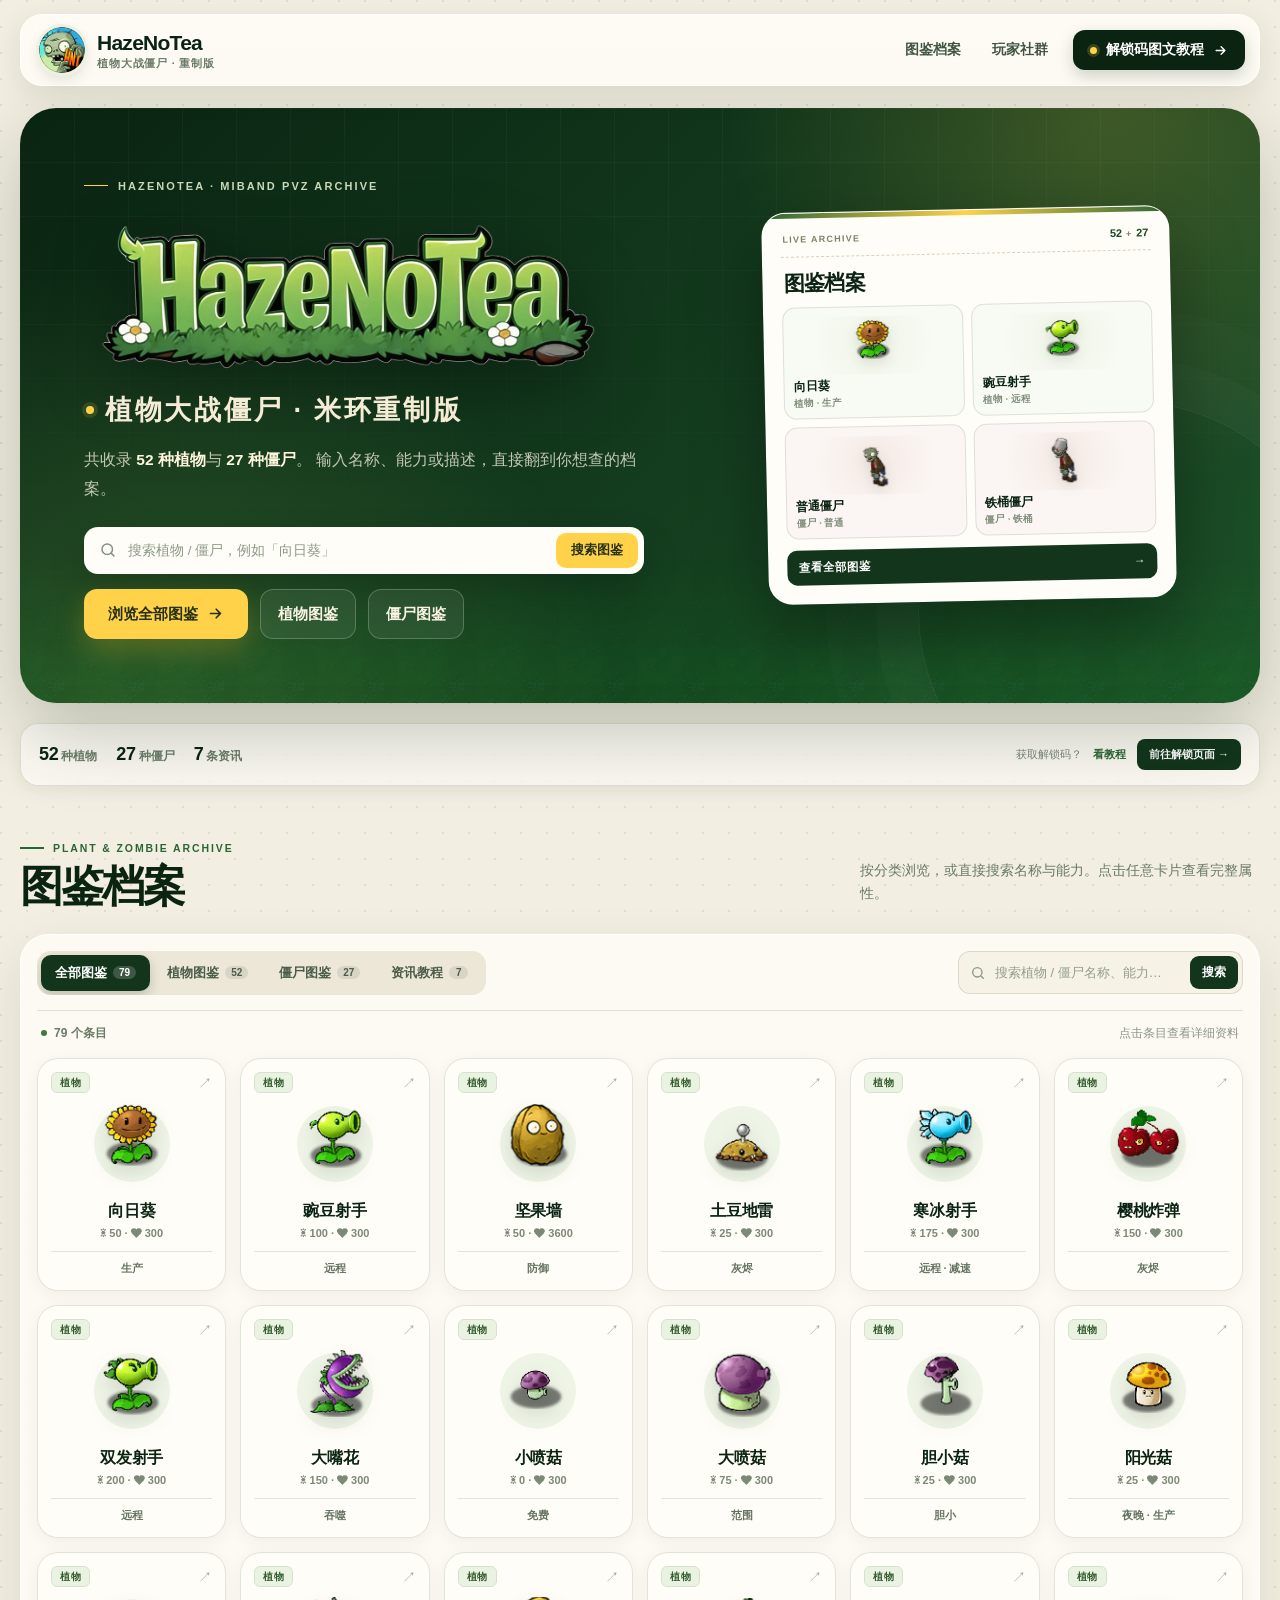
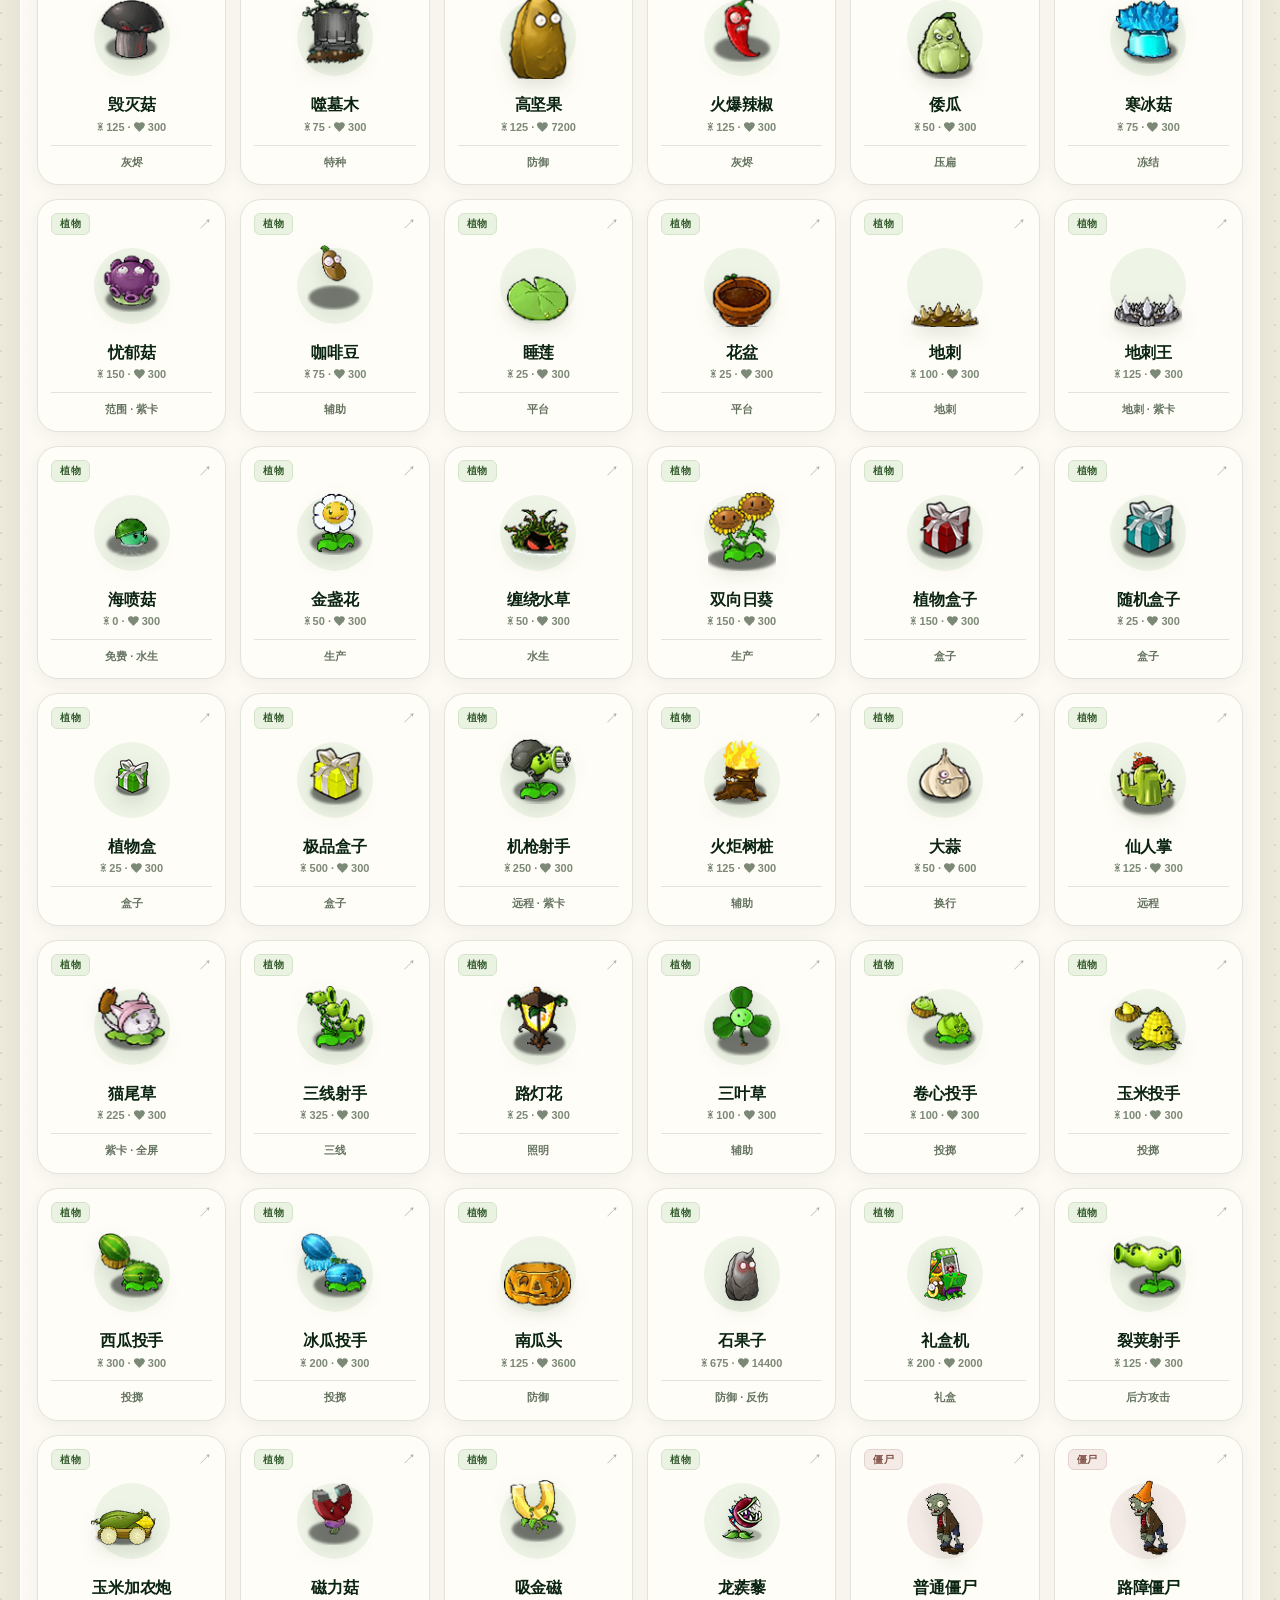
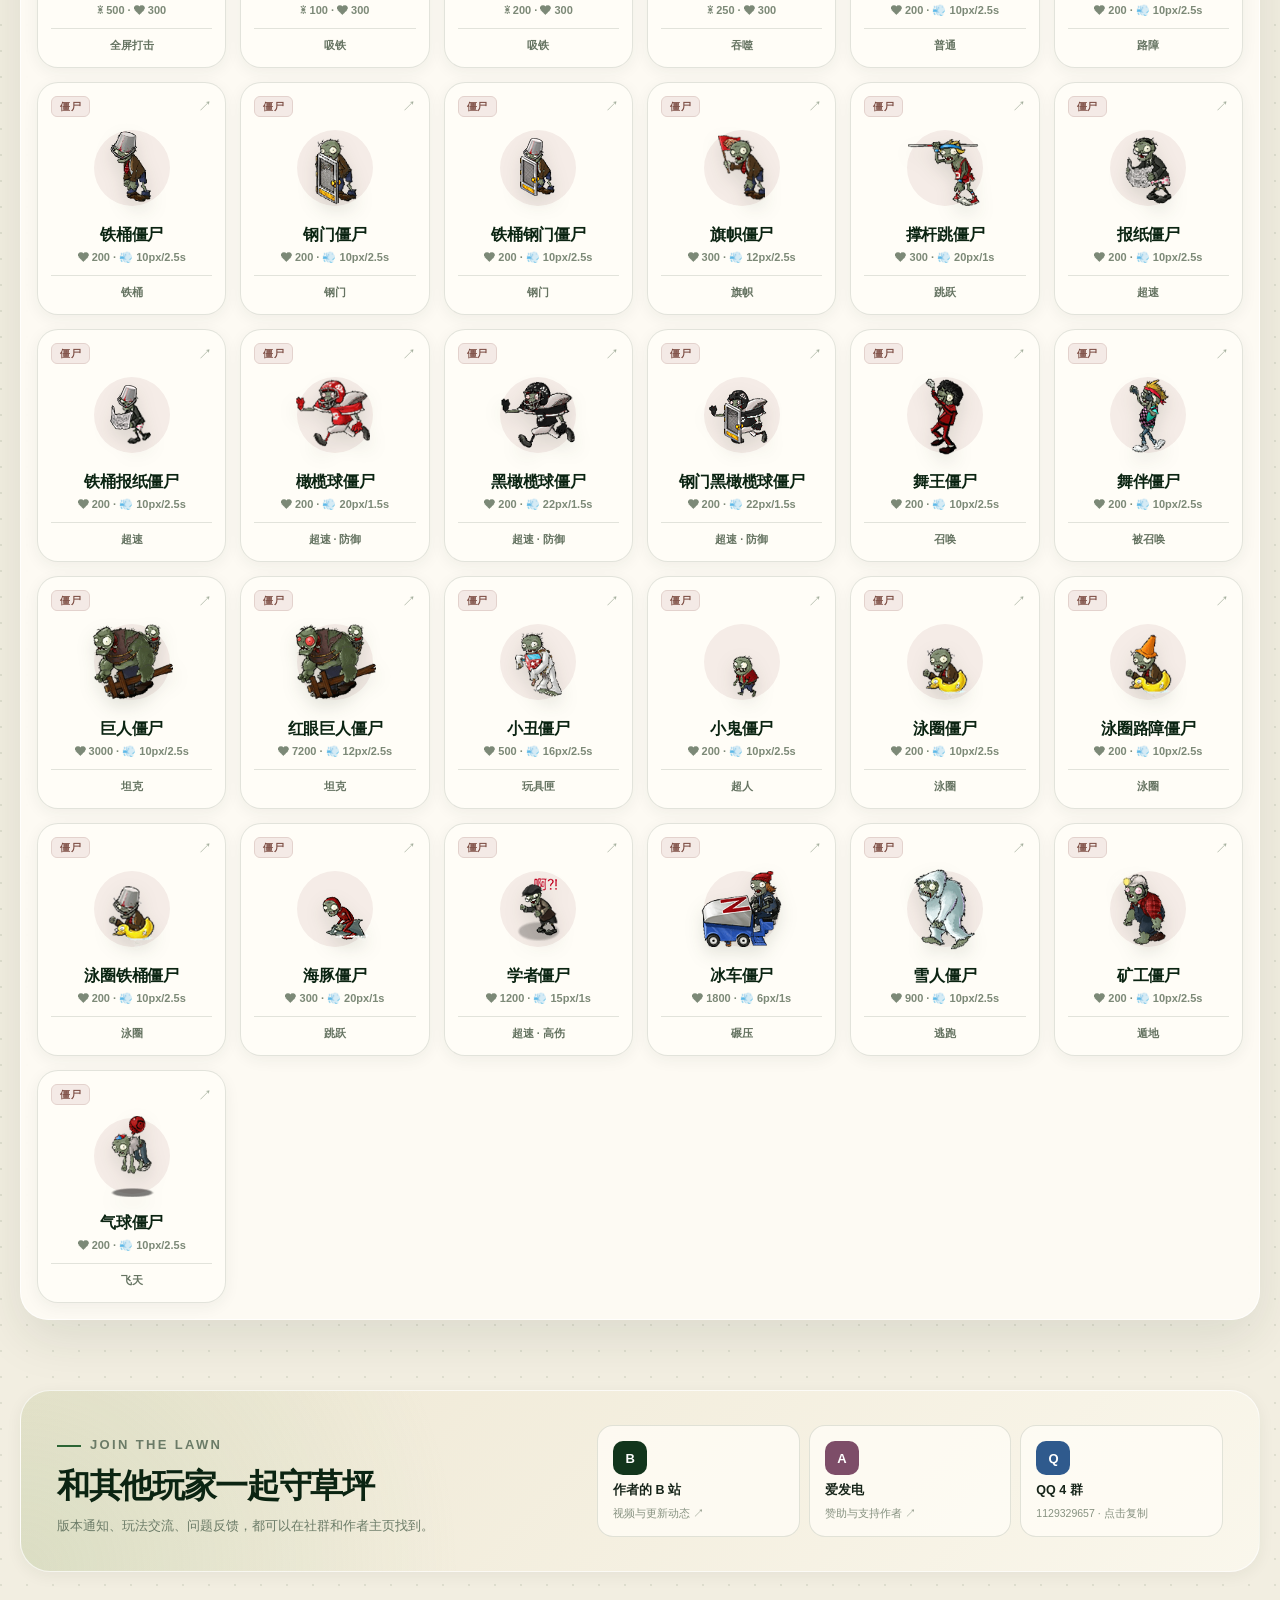
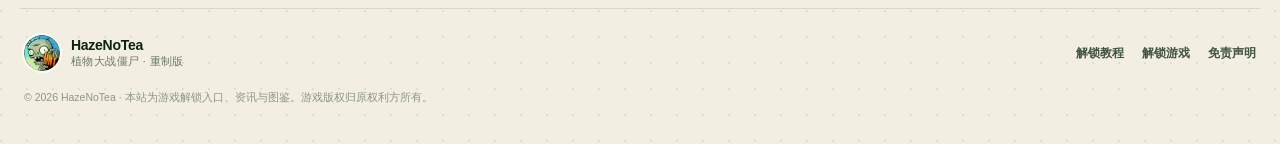
<file: index.html>
<!DOCTYPE html>
<html lang="zh-CN" data-page-mode="atlas">
<head>
    <meta charset="UTF-8" />
    <meta name="viewport" content="width=device-width, initial-scale=1.0" />
    <title>HazeNoTea｜植物大战僵尸 · 重制版</title>
    <meta name="description" content="HazeNoTea 植物大战僵尸重制版：永久解锁「我是僵尸」模式及后续更新。含图文教程、植物图鉴与僵尸图鉴。" />
    <meta name="theme-color" content="#12351c" />
    <script>
        // 图鉴模式：无参数 / ?tab=plant / ?mode=atlas&from=xxx
        // 解锁模式：除 tab 外的任意参数，例如 ?from=watch、?source=qrcode
        (() => {
            const params = new URLSearchParams(window.location.search);
            const requestedMode = (params.get('mode') || '').toLowerCase();
            let pageMode = 'atlas';

            if (requestedMode === 'activate' || requestedMode === 'activation') {
                pageMode = 'activate';
            } else if (requestedMode === 'atlas' || requestedMode === 'archive') {
                pageMode = 'atlas';
            } else if (!params.has('tab') && Array.from(params.keys()).length > 0) {
                pageMode = 'activate';
            }

            document.documentElement.dataset.pageMode = pageMode;
        })();
    </script>
    <meta property="og:type" content="website" />
    <meta property="og:site_name" content="HazeNoTea" />
    <meta property="og:title" content="HazeNoTea｜植物大战僵尸 · 重制版" />
    <meta property="og:description" content="游戏解锁入口、图文教程与完整植物 / 僵尸图鉴。" />
    <meta property="og:url" content="https://hazenotea.github.io/HNT-PVZ/" />
    <meta property="og:image" content="https://hazenotea.github.io/HNT-PVZ/common/logo.png" />
    <link rel="canonical" href="https://hazenotea.github.io/HNT-PVZ/" />
    <link rel="icon" type="image/png" href="common/logo.png" />
    <link rel="preload" as="image" href="common/element/hazenotea_title.webp" type="image/webp" />
    <link rel="stylesheet" href="css/style.css" />
</head>
<body>
    <a class="skip-link" href="#library">跳到主要内容</a>

    <!-- ===== 提示 Toast ===== -->
    <div class="toast" id="toast" role="status" aria-live="polite"></div>

    <!-- ===== 顶部导航 ===== -->
    <header class="site-header">
        <div class="header-inner">
            <a class="brand" href="index.html" aria-label="HazeNoTea 首页">
                <img src="common/logo.png" alt="" class="brand-logo" width="46" height="46" />
                <span class="brand-copy">
                    <strong>HazeNoTea</strong>
                    <small>植物大战僵尸 · 重制版</small>
                </span>
            </a>

            <nav class="nav" aria-label="主导航">
                <a class="nav-link" href="#library">
                    <span data-mode-only="atlas">图鉴档案</span>
                    <span data-mode-only="activate">资讯与图鉴</span>
                </a>
                <a class="nav-link" href="#community">玩家社群</a>
                <a class="nav-cta" href="post/activateGuide.html" target="_blank" rel="noopener">
                    <span class="nav-cta-dot" aria-hidden="true"></span>
                    解锁码图文教程
                    <svg viewBox="0 0 24 24" fill="none" stroke="currentColor" stroke-width="2.2" stroke-linecap="round" stroke-linejoin="round" aria-hidden="true">
                        <path d="M5 12h14M13 6l6 6-6 6" />
                    </svg>
                </a>
            </nav>
        </div>
    </header>

    <main class="page">
        <!-- ===== 首屏：获取解锁码入口 ===== -->
        <section class="hero hero--activate" data-mode-only="activate" aria-labelledby="heroTitle">
            <span class="hero-ground" aria-hidden="true"></span>

            <div class="hero-copy">
                <p class="eyebrow">HAZENOTEA · MIBAND PVZ REMASTERED</p>

                <h1 id="heroTitle">
                    <picture class="hero-wordmark-wrap">
                        <source srcset="common/element/hazenotea_title.webp" type="image/webp" />
                        <img class="hero-wordmark" src="common/element/hazenotea_title-1200.png" alt="HazeNoTea" width="1200" height="393" />
                    </picture>
                    <span class="hero-title-sub">植物大战僵尸 · 米环重制版</span>
                </h1>

                <p class="hero-lead">
                    获取解锁码，永久解锁<strong>「我是僵尸」、「坚果保龄球」</strong>模式及后续全部更新内容。
                    建议先看教程，再去获取解锁码。
                </p>

                <div class="hero-actions">
                    <a class="btn btn--primary btn--lg" href="post/activateGuide.html" target="_blank" rel="noopener">
                        图文教程
                        <svg viewBox="0 0 24 24" fill="none" stroke="currentColor" stroke-width="2.4" stroke-linecap="round" stroke-linejoin="round" aria-hidden="true">
                            <path d="M5 12h14M13 6l6 6-6 6" />
                        </svg>
                    </a>
                    <a class="btn btn--ghost btn--lg" href="https://hazenotea.github.io/HNT-PW/pages/activate/activate.html?game=com.hazenotea.pvz.watch">
                        获取解锁码
                        <svg viewBox="0 0 24 24" fill="none" stroke="currentColor" stroke-width="2" stroke-linecap="round" stroke-linejoin="round" aria-hidden="true">
                            <path d="M4 19.5A2.5 2.5 0 0 1 6.5 17H20" />
                            <path d="M6.5 2H20v20H6.5A2.5 2.5 0 0 1 4 19.5v-15A2.5 2.5 0 0 1 6.5 2Z" />
                        </svg>
                    </a>
                </div>

                <!--<ul class="hero-checks" aria-label="解锁说明">
                    <li>一次赞助，永久解锁</li>
                    <li>后续更新持续可用</li>
                    <li>全程有图文教程</li>
                </ul>-->
            </div>

            <div class="hero-visual">
                <img class="hero-zombie" src="common/element/学者僵尸.png" alt="" aria-hidden="true" />
                <img class="hero-plant" src="common/element/向日葵.png" alt="" aria-hidden="true" />

                <aside class="activation-pass" aria-label="解锁流程">
                    <div class="pass-head">
                        <span class="pass-label">ACTIVATION PASS</span>
                        <span class="pass-status">READY</span>
                    </div>
                    <div class="pass-body">
                        <h2>四步完成游戏解锁</h2>
                        <!--<p class="pass-sub">一次赞助，永久解锁后续内容</p>-->

                        <ol class="pass-steps">
                            <li class="pass-step">
                                <span class="pass-num">01</span>
                                <span>
                                    <strong>赞助并复制订单号</strong>
                                    <small>选择正确的爱发电赞助项目</small>
                                </span>
                            </li>
                            <li class="pass-step">
                                <span class="pass-num">02</span>
                                <span>
                                    <strong>找到手环上的设备码</strong>
                                    <small>设备码在游戏里面哦</small>
                                </span>
                            </li>
                            <li class="pass-step">
                                <span class="pass-num">03</span>
                                <span>
                                    <strong>进入解锁页面获取解锁码</strong>
                                    <small>填写手环设备码和订单号</small>
                                </span>
                            </li>
                            <li class="pass-step">
                                <span class="pass-num">04</span>
                                <span>
                                    <strong>输入解锁码</strong>
                                    <small>在手环上输入解锁码</small>
                                </span>
                            </li>
                        </ol>

                        <!--<a class="pass-action" href="https://hazenotea.github.io/HNT-PW/pages/activate/activate.html?game=com.hazenotea.pvz.watch" target="_blank" rel="noopener">
                            前往解锁页面
                            <svg viewBox="0 0 24 24" fill="none" stroke="currentColor" stroke-width="2.4" stroke-linecap="round" stroke-linejoin="round" aria-hidden="true">
                                <path d="M5 12h14M13 6l6 6-6 6" />
                            </svg>
                        </a>-->
                        <p class="pass-foot"><a href="post/activateGuide.html">查看完整图文教程</a></p>
                    </div>
                </aside>
            </div>
        </section>

        <!-- ===== 首屏：图鉴入口（默认） ===== -->
        <section class="hero hero--atlas" data-mode-only="atlas" aria-labelledby="atlasTitle">
            <span class="hero-ground" aria-hidden="true"></span>

            <div class="hero-copy">
                <p class="eyebrow">HAZENOTEA · MIBAND PVZ ARCHIVE</p>

                <h1 id="atlasTitle">
                    <picture class="hero-wordmark-wrap">
                        <source srcset="common/element/hazenotea_title.webp" type="image/webp" />
                        <img class="hero-wordmark" src="common/element/hazenotea_title-1200.png" alt="HazeNoTea" width="1200" height="393" />
                    </picture>
                    <span class="hero-title-sub">植物大战僵尸 · 米环重制版</span>
                </h1>

                <p class="hero-lead">
                    共收录 <strong><span data-count-plants>52</span> 种植物</strong>与
                    <strong><span data-count-zombies>27</span> 种僵尸</strong>。
                    输入名称、能力或描述，直接翻到你想查的档案。
                </p>

                <form class="hero-search" id="heroSearchForm" role="search">
                    <svg viewBox="0 0 24 24" fill="none" stroke="currentColor" stroke-width="2" stroke-linecap="round" aria-hidden="true">
                        <circle cx="11" cy="11" r="7"></circle>
                        <path d="m20 20-3.2-3.2"></path>
                    </svg>
                    <input type="search" id="heroSearchInput" placeholder="搜索植物 / 僵尸，例如「向日葵」" aria-label="搜索植物或僵尸" autocomplete="off" />
                    <button type="submit">搜索图鉴</button>
                </form>

                <div class="hero-actions hero-actions--atlas">
                    <a class="btn btn--primary btn--lg" href="#library" data-hero-filter="all">
                        浏览全部图鉴
                        <svg viewBox="0 0 24 24" fill="none" stroke="currentColor" stroke-width="2.4" stroke-linecap="round" stroke-linejoin="round" aria-hidden="true">
                            <path d="M5 12h14M13 6l6 6-6 6" />
                        </svg>
                    </a>
                    <a class="btn btn--ghost btn--lg" href="#library" data-hero-filter="plant">植物图鉴</a>
                    <a class="btn btn--ghost btn--lg" href="#library" data-hero-filter="zombie">僵尸图鉴</a>
                </div>
            </div>

            <div class="atlas-visual">
                <div class="atlas-board" role="group" aria-label="图鉴速览">
                    <div class="atlas-board-head">
                        <span>LIVE ARCHIVE</span>
                        <span><b data-count-plants>52</b> + <b data-count-zombies>27</b></span>
                    </div>
                    <div class="atlas-board-title">图鉴档案</div>

                    <div class="atlas-mini-grid">
                        <button class="atlas-mini" type="button" data-preview-id="sunflower" data-preview-type="plant">
                            <span class="atlas-mini-art"><img src="common/plant/向日葵.png" alt="" decoding="async" /></span>
                            <span class="atlas-mini-name">向日葵</span>
                            <span class="atlas-mini-meta">植物 · 生产</span>
                        </button>
                        <button class="atlas-mini" type="button" data-preview-id="peashooter" data-preview-type="plant">
                            <span class="atlas-mini-art"><img src="common/plant/豌豆射手.png" alt="" decoding="async" /></span>
                            <span class="atlas-mini-name">豌豆射手</span>
                            <span class="atlas-mini-meta">植物 · 远程</span>
                        </button>
                        <button class="atlas-mini" type="button" data-preview-id="normal" data-preview-type="zombie">
                            <span class="atlas-mini-art"><img src="common/zombie/普通僵尸moving.png" alt="" decoding="async" /></span>
                            <span class="atlas-mini-name">普通僵尸</span>
                            <span class="atlas-mini-meta">僵尸 · 普通</span>
                        </button>
                        <button class="atlas-mini" type="button" data-preview-id="bucket" data-preview-type="zombie">
                            <span class="atlas-mini-art"><img src="common/zombie/铁桶僵尸moving.png" alt="" decoding="async" /></span>
                            <span class="atlas-mini-name">铁桶僵尸</span>
                            <span class="atlas-mini-meta">僵尸 · 铁桶</span>
                        </button>
                    </div>

                    <a class="atlas-board-link" href="#library" data-hero-filter="all">
                        查看全部图鉴
                        <span aria-hidden="true">→</span>
                    </a>
                </div>
            </div>
        </section>

        <!-- ===== 快速说明 ===== -->
        <div class="quick-strip quick-strip--activate" data-mode-only="activate" aria-label="解锁要点">
            <!--<div class="quick-item">
                <span class="quick-icon" aria-hidden="true">∞</span>
                <div>
                    <strong>永久解锁</strong>
                    <p>一次解锁，「我是僵尸」模式及后续更新持续可用。</p>
                </div>
            </div>
            <div class="quick-item">
                <span class="quick-icon" aria-hidden="true">4</span>
                <div>
                    <strong>四步完成解锁</strong>
                    <p>跟着教程，从赞助、订单号到解锁码一步步完成。</p>
                </div>
            </div>
            <div class="quick-item">
                <span class="quick-icon" aria-hidden="true">?</span>
                <div>
                    <strong>教程兜底</strong>
                    <p>每个步骤都配了截图，第一次也能顺利完成。</p>
                </div>
            </div>-->
        </div>

        <!-- ===== 图鉴统计 / 解锁次入口 ===== -->
        <div class="archive-strip" data-mode-only="atlas">
            <div class="archive-stats" aria-label="图鉴收录数量">
                <span><b data-count-plants>52</b> 种植物</span>
                <span><b data-count-zombies>27</b> 种僵尸</span>
                <span><b data-count-guides>9</b> 条资讯</span>
            </div>
            <div class="archive-cta">
                <span>获取解锁码？</span>
                <a href="post/activateGuide.html">看教程</a>
                <a class="archive-cta-main" href="https://hazenotea.github.io/HNT-PW/pages/activate/activate.html?game=com.hazenotea.pvz.watch" target="_blank" rel="noopener">
                    前往解锁页面 <span aria-hidden="true">→</span>
                </a>
            </div>
        </div>

        <section class="library" id="library" aria-labelledby="libraryTitle">
            <div class="section-head">
                <div>
                    <p class="kicker">
                        <span data-mode-only="atlas">PLANT &amp; ZOMBIE ARCHIVE</span>
                        <span data-mode-only="activate">ARCHIVE &amp; GUIDES</span>
                    </p>
                    <h2 id="libraryTitle">
                        <span data-mode-only="atlas">图鉴档案</span>
                        <span data-mode-only="activate">资讯与图鉴</span>
                    </h2>
                </div>
                <p>
                    <span data-mode-only="atlas">按分类浏览，或直接搜索名称与能力。点击任意卡片查看完整属性。</span>
                    <span data-mode-only="activate">从公告、版本资讯，到每一种植物与僵尸的完整数据，都在这里。</span>
                </p>
            </div>

            <div class="explorer">
                <div class="explorer-bar">
                    <div class="tabs" id="tabsContainer" role="tablist" aria-label="内容分类">
                        <button class="tab-btn active" type="button" role="tab" aria-selected="true" data-filter="guide">
                            资讯教程 <span class="badge" id="gameGuide">0</span>
                        </button>
                        <button class="tab-btn" type="button" role="tab" aria-selected="false" data-filter="all">
                            全部图鉴 <span class="badge" id="countAll">0</span>
                        </button>
                        <button class="tab-btn" type="button" role="tab" aria-selected="false" data-filter="plant">
                            植物图鉴 <span class="badge" id="countPlant">0</span>
                        </button>
                        <button class="tab-btn" type="button" role="tab" aria-selected="false" data-filter="zombie">
                            僵尸图鉴 <span class="badge" id="countZombie">0</span>
                        </button>
                    </div>

                    <div class="search-box">
                        <svg viewBox="0 0 24 24" fill="none" stroke="currentColor" stroke-width="2" stroke-linecap="round" aria-hidden="true">
                            <circle cx="11" cy="11" r="7"></circle>
                            <path d="m20 20-3.2-3.2"></path>
                        </svg>
                        <input type="search" id="searchInput" placeholder="搜索名称、能力或资讯…" aria-label="搜索名称、能力或资讯" autocomplete="off" />
                        <button id="searchBtn" type="button">搜索</button>
                    </div>
                </div>

                <div class="explorer-meta">
                    <span class="stats" id="statsCounter">正在加载…</span>
                    <span class="meta-tip">点击条目查看详细资料</span>
                </div>

                <div class="grid guide-grid" id="gridContainer" role="tabpanel" aria-live="polite"></div>
            </div>
        </section>

        <!-- ===== 玩家社群 ===== -->
        <section class="community" id="community" aria-labelledby="communityTitle">
            <div class="community-copy">
                <p class="kicker">JOIN THE LAWN</p>
                <h2 id="communityTitle">和其他玩家一起守草坪</h2>
                <p>版本通知、玩法交流、问题反馈，都可以在社群和作者主页找到。</p>
            </div>

            <div class="community-links">
                <a class="community-card" href="https://space.bilibili.com/364345419" target="_blank" rel="noopener">
                    <span class="community-icon" aria-hidden="true">B</span>
                    <strong>作者的 B 站</strong>
                    <small>视频与更新动态 ↗</small>
                </a>
                <a class="community-card" href="https://ifdian.net/a/HazeNoTea" target="_blank" rel="noopener">
                    <span class="community-icon" aria-hidden="true">A</span>
                    <strong>爱发电</strong>
                    <small>赞助与支持作者 ↗</small>
                </a>
                <button class="community-card" type="button" data-copy="1129329657">
                    <span class="community-icon" aria-hidden="true">Q</span>
                    <strong>QQ 4 群</strong>
                    <small>1129329657 · 点击复制</small>
                </button>
            </div>
        </section>

        <!-- ===== 页脚 ===== -->
        <footer class="site-footer">
            <div class="footer-brand">
                <img src="common/logo.png" alt="" width="36" height="36" />
                <div>
                    <strong>HazeNoTea</strong>
                    <span>植物大战僵尸 · 重制版</span>
                </div>
            </div>
            <div class="footer-links">
                <a href="post/activateGuide.html">解锁教程</a>
                <a href="https://hazenotea.github.io/HNT-PW/pages/activate/activate.html?game=com.hazenotea.pvz.watch" target="_blank" rel="noopener">解锁游戏</a>
                <a href="post/免责声明.html">免责声明</a>
            </div>
            <p class="footer-copy">© 2026 HazeNoTea · 本站为游戏解锁入口、资讯与图鉴。游戏版权归原权利方所有。</p>
        </footer>
    </main>

    <!-- ===== 模态框 ===== -->
    <div class="modal-overlay" id="modalOverlay" aria-hidden="true">
        <div class="modal" id="modalContent" role="dialog" aria-modal="true" aria-labelledby="modalName" aria-describedby="modalDesc">
            <button class="modal-close" id="modalCloseBtn" type="button" aria-label="关闭详情">
                <svg viewBox="0 0 24 24" fill="none" stroke="currentColor" stroke-width="2.2" stroke-linecap="round" aria-hidden="true">
                    <path d="M6 6l12 12M18 6 6 18" />
                </svg>
            </button>
            <div class="modal-icon-wrap" id="modalIconContainer"></div>
            <p class="modal-kicker" id="modalKicker">档案</p>
            <h2 class="modal-name" id="modalName"></h2>
            <div class="modal-type-row"><span class="modal-type" id="modalType"></span></div>
            <div class="modal-desc" id="modalDesc"></div>
            <div class="props" id="modalProps"></div>
            <div class="modal-actions" id="modalActions"></div>
        </div>
    </div>

    <!-- ===== 图鉴数据（维护请改 data/ 目录下的文件） ===== -->
    <script src="data/plants.js"></script>
    <script src="data/zombies.js"></script>
    <script src="data/guides.js"></script>

    <script>
        (() => {
            'use strict';

            // ================================================================
            // 1. 常量与状态
            // ================================================================
            const ACTIVATE_URL = 'https://hazenotea.github.io/HNT-PW/pages/activate/activate.html?game=com.hazenotea.pvz.watch';
            const FEATURED_GUIDES = new Set(['guide1', 'guide2']);
            const GUIDE_CTA = {
                guide1: '获取解锁码图文教程',
                guide2: '立即解锁',
                guide7: '前往 B 站',
                guide8: '打开配置器',
                guide9: '阅读全文'
            };
            const GUIDE_HINT = {
                guide1: '4 步图文教程',
                guide2: '一次获取 · 永久解锁'
            };
            const FILTER_UNIT = {
                guide: '条资讯',
                all: '个条目',
                plant: '种植物',
                zombie: '种僵尸'
            };

            const allowedFilters = ['guide', 'all', 'plant', 'zombie'];
            const requestedFilter = new URLSearchParams(window.location.search).get('tab');
            const PAGE_MODE = document.documentElement.dataset.pageMode === 'activate' ? 'activate' : 'atlas';

            let allData = null;
            let currentFilter = allowedFilters.includes(requestedFilter)
                ? requestedFilter
                : (PAGE_MODE === 'activate' ? 'guide' : 'all');
            let searchQuery = '';
            let lastFocusedElement = null;

            // DOM 引用
            const grid = document.getElementById('gridContainer');
            const librarySection = document.getElementById('library');
            const heroSearchForm = document.getElementById('heroSearchForm');
            const heroSearchInput = document.getElementById('heroSearchInput');
            const searchInput = document.getElementById('searchInput');
            const searchBtn = document.getElementById('searchBtn');
            const statsCounter = document.getElementById('statsCounter');
            const tabsContainer = document.getElementById('tabsContainer');
            const modalOverlay = document.getElementById('modalOverlay');
            const modalCloseBtn = document.getElementById('modalCloseBtn');
            const modalIconContainer = document.getElementById('modalIconContainer');
            const modalKicker = document.getElementById('modalKicker');
            const modalName = document.getElementById('modalName');
            const modalType = document.getElementById('modalType');
            const modalDesc = document.getElementById('modalDesc');
            const modalProps = document.getElementById('modalProps');
            const modalActions = document.getElementById('modalActions');
            const toast = document.getElementById('toast');
            const countAll = document.getElementById('countAll');
            const countPlant = document.getElementById('countPlant');
            const countZombie = document.getElementById('countZombie');
            const countGuide = document.getElementById('gameGuide');

            // ================================================================
            // 2. 工具函数
            // ================================================================
            function escapeHtml(value) {
                return String(value == null ? '' : value).replace(/[&<>"']/g, (char) => ({
                    '&': '&amp;',
                    '<': '&lt;',
                    '>': '&gt;',
                    '"': '&quot;',
                    "'": '&#39;'
                }[char]));
            }

            function formatDate(value) {
                return String(value || '').replace(/-/g, '.');
            }

            function isExternal(url) {
                return /^https?:\/\//i.test(url || '');
            }

            function showToast(message, type = 'info', duration = 2400) {
                toast.textContent = message;
                toast.className = 'toast ' + type + ' show';
                clearTimeout(toast._timer);
                toast._timer = setTimeout(() => {
                    toast.classList.remove('show');
                }, duration);
            }

            function getTypeLabel(type) {
                if (type === 'plant') return '植物';
                if (type === 'zombie') return '僵尸';
                return '资讯';
            }

            function updatePublicCounts(plants, zombies, guides) {
                document.querySelectorAll('[data-count-plants]').forEach((node) => {
                    node.textContent = plants;
                });
                document.querySelectorAll('[data-count-zombies]').forEach((node) => {
                    node.textContent = zombies;
                });
                document.querySelectorAll('[data-count-guides]').forEach((node) => {
                    node.textContent = guides;
                });
            }

            function scrollToLibrary(instant = false) {
                if (!librarySection) return;

                if (instant) {
                    const root = document.documentElement;
                    const previousBehavior = root.style.scrollBehavior;
                    root.style.scrollBehavior = 'auto';
                    librarySection.scrollIntoView({ block: 'start' });
                    root.style.scrollBehavior = previousBehavior;
                    return;
                }

                librarySection.scrollIntoView({ behavior: 'smooth', block: 'start' });
            }

            function flattenData(data) {
                if (!data) return [];
                const plants = (data.plants || []).map(item => ({ ...item, type: 'plant' }));
                const zombies = (data.zombies || []).map(item => ({ ...item, type: 'zombie' }));
                const guides = (data.guides || []).map(item => ({ ...item, type: 'guide' }));
                return [...plants, ...zombies, ...guides];
            }

            function filterItems(items, filter, query) {
                let result = items;

                if (filter === 'all') {
                    result = result.filter(item => item.type === 'plant' || item.type === 'zombie');
                } else if (filter === 'plant') {
                    result = result.filter(item => item.type === 'plant');
                } else if (filter === 'zombie') {
                    result = result.filter(item => item.type === 'zombie');
                } else if (filter === 'guide') {
                    result = result.filter(item => item.type === 'guide');
                }

                const keyword = query.trim().toLowerCase();
                if (keyword) {
                    result = result.filter(item => {
                        if (item.type === 'guide') {
                            const title = (item.title || '').toLowerCase();
                            const holder = document.createElement('div');
                            holder.innerHTML = item.content || '';
                            const text = (holder.textContent || '').toLowerCase();
                            return title.includes(keyword) || text.includes(keyword);
                        }

                        return (item.name || '').toLowerCase().includes(keyword) ||
                            (item.special || '').toLowerCase().includes(keyword) ||
                            (item.description || '').toLowerCase().includes(keyword);
                    });
                }

                return result;
            }

            function bindImageFallbacks(root) {
                root.querySelectorAll('.card-img, .modal-img').forEach((img) => {
                    const fallback = () => {
                        const container = img.closest('.card-art') || img.parentElement;
                        if (!container) return;
                        const emoji = img.dataset.emoji || '🌿';
                        const isModal = img.classList.contains('modal-img');
                        container.innerHTML = `<span class="${isModal ? 'modal-emoji' : 'card-emoji'}" aria-hidden="true">${escapeHtml(emoji)}</span>`;
                    };

                    img.addEventListener('error', fallback, { once: true });
                    if (img.complete && img.naturalWidth === 0) fallback();
                });
            }

            // ================================================================
            // 3. 卡片渲染
            // ================================================================
            function renderCardArt(item) {
                if (item.image && String(item.image).trim() !== '') {
                    return `
                        <div class="card-art">
                            <img class="card-img" src="${escapeHtml(item.image)}" alt="${escapeHtml(item.name || '')}"
                                loading="lazy" decoding="async" data-emoji="${escapeHtml(item.emoji || '🌿')}">
                        </div>
                    `;
                }

                return `<div class="card-art"><span class="card-emoji" aria-hidden="true">${escapeHtml(item.emoji || '🌿')}</span></div>`;
            }

            function renderGuideCard(item) {
                const featured = FEATURED_GUIDES.has(item.id);
                const cta = GUIDE_CTA[item.id] || '查看详情';
                const hint = GUIDE_HINT[item.id] || (item.link ? '可查看详情' : '站内资讯');
                const link = item.link || '';
                const target = isExternal(link) ? ' target="_blank" rel="noopener"' : '';

                const actionHtml = link
                    ? `<a class="post-link" href="${escapeHtml(link)}"${target}>${escapeHtml(cta)}<span aria-hidden="true">→</span></a>`
                    : `<span class="post-link">${escapeHtml(cta)}<span aria-hidden="true">→</span></span>`;

                const topHtml = featured
                    ? '<span class="featured-flag">解锁必看</span>'
                    : '<span class="post-kind">GUIDE / NEWS</span>';

                return `
                    <article class="post-card${featured ? ' post-card--featured' : ''}"
                        data-id="${escapeHtml(item.id)}" data-type="guide"
                        tabindex="0" role="button" aria-label="查看《${escapeHtml(item.title || '资讯')}》">
                        <div class="post-card-top">
                            ${topHtml}
                            <time class="post-date" datetime="${escapeHtml(item.date || '')}">${escapeHtml(formatDate(item.date))}</time>
                        </div>
                        <h3 class="post-title">${escapeHtml(item.title || '未命名资讯')}</h3>
                        <div class="post-content">${item.content || ''}</div>
                        <div class="post-card-foot">
                            <span class="post-foot-hint">${escapeHtml(hint)}</span>
                            ${actionHtml}
                        </div>
                    </article>
                `;
            }

            function renderCatalogCard(item) {
                const isPlant = item.type === 'plant';
                const typeLabel = getTypeLabel(item.type);
                const meta = isPlant
                    ? `☀ ${escapeHtml(item.cost)} · ❤ ${escapeHtml(item.health)}`
                    : `❤ ${escapeHtml(item.health)} · 💨 ${escapeHtml(item.speed || '普通')}`;
                const specialHtml = item.special
                    ? `<span class="card-special">${escapeHtml(item.special)}</span>`
                    : '';

                return `
                    <article class="card" data-id="${escapeHtml(item.id)}" data-type="${escapeHtml(item.type)}"
                        tabindex="0" role="button" aria-label="查看${typeLabel} ${escapeHtml(item.name || '')} 的详细资料">
                        <div class="card-top">
                            <span class="tag">${typeLabel}</span>
                            <span class="card-arrow" aria-hidden="true">↗</span>
                        </div>
                        ${renderCardArt(item)}
                        <h3 class="name">${escapeHtml(item.name || '未命名')}</h3>
                        <div class="sub">${meta}</div>
                        ${specialHtml}
                    </article>
                `;
            }

            // ================================================================
            // 4. 渲染列表
            // ================================================================
            function render() {
                if (!allData) {
                    grid.innerHTML = `
                        <div class="empty-state">
                            <span class="big-emoji">📂</span>
                            <h3>数据加载失败</h3>
                            <p>请刷新页面重试</p>
                        </div>
                    `;
                    statsCounter.textContent = '0 个条目';
                    [countAll, countPlant, countZombie, countGuide].forEach((node) => {
                        node.textContent = '0';
                    });
                    updatePublicCounts(0, 0, 0);
                    return;
                }

                const flat = flattenData(allData);
                const filtered = filterItems(flat, currentFilter, searchQuery);
                const isGuide = currentFilter === 'guide';

                statsCounter.textContent = `${filtered.length} ${FILTER_UNIT[currentFilter] || '个条目'}`;

                const allItems = flat.filter(item => item.type === 'plant' || item.type === 'zombie');
                const plantItems = flat.filter(item => item.type === 'plant');
                const zombieItems = flat.filter(item => item.type === 'zombie');
                const guideItems = flat.filter(item => item.type === 'guide');

                countAll.textContent = allItems.length;
                countPlant.textContent = plantItems.length;
                countZombie.textContent = zombieItems.length;
                countGuide.textContent = guideItems.length;

                updatePublicCounts(plantItems.length, zombieItems.length, guideItems.length);

                tabsContainer.querySelectorAll('.tab-btn').forEach((btn) => {
                    const active = btn.dataset.filter === currentFilter;
                    btn.classList.toggle('active', active);
                    btn.setAttribute('aria-selected', String(active));
                });

                grid.classList.toggle('guide-grid', isGuide);
                grid.classList.toggle('catalog-grid', !isGuide);

                if (filtered.length === 0) {
                    grid.innerHTML = `
                        <div class="empty-state">
                            <span class="big-emoji">🔍</span>
                            <h3>没有找到匹配的内容</h3>
                            <p>试试调整搜索关键词，或切换上方分类。</p>
                        </div>
                    `;
                    return;
                }

                grid.innerHTML = isGuide
                    ? filtered.map(renderGuideCard).join('')
                    : filtered.map(renderCatalogCard).join('');

                bindImageFallbacks(grid);
            }

            // ================================================================
            // 5. 模态框
            // ================================================================
            function openModal(item, type) {
                lastFocusedElement = document.activeElement;
                modalType.className = 'modal-type';
                modalActions.innerHTML = '';
                modalProps.innerHTML = '';

                if (type === 'guide') {
                    const featured = FEATURED_GUIDES.has(item.id);
                    modalIconContainer.innerHTML = `<span class="modal-mark" aria-hidden="true">${featured ? '★' : 'i'}</span>`;
                    modalKicker.textContent = featured ? '解锁必读 · ACTIVATION' : '游戏资讯 · GUIDE';
                    modalName.textContent = item.title || '未命名资讯';
                    modalType.textContent = `更新于 ${formatDate(item.date)}`;
                    modalType.classList.add('is-guide');
                    modalDesc.innerHTML = item.content || '<p>暂无内容</p>';

                    if (item.link) {
                        const cta = GUIDE_CTA[item.id] || '打开链接';
                        const target = isExternal(item.link) ? ' target="_blank" rel="noopener"' : '';
                        modalActions.innerHTML = `
                            <a class="btn btn--dark" href="${escapeHtml(item.link)}"${target}>
                                ${escapeHtml(cta)}
                                <svg viewBox="0 0 24 24" fill="none" stroke="currentColor" stroke-width="2.2" stroke-linecap="round" stroke-linejoin="round" aria-hidden="true">
                                    <path d="M5 12h14M13 6l6 6-6 6" />
                                </svg>
                            </a>
                        `;
                    }
                } else {
                    const isPlant = type === 'plant';
                    const typeLabel = isPlant ? '植物' : '僵尸';

                    if (item.image && String(item.image).trim() !== '') {
                        modalIconContainer.innerHTML = `
                            <img class="modal-img" src="${escapeHtml(item.image)}" alt="${escapeHtml(item.name || '')}"
                                data-emoji="${escapeHtml(item.emoji || '🌿')}">
                        `;
                    } else {
                        modalIconContainer.innerHTML = `<span class="modal-emoji" aria-hidden="true">${escapeHtml(item.emoji || '🌿')}</span>`;
                    }

                    modalKicker.textContent = isPlant ? '植物档案 · PLANT' : '僵尸档案 · ZOMBIE';
                    modalName.textContent = item.name || '未命名';
                    modalType.textContent = typeLabel;
                    modalType.classList.add(isPlant ? 'is-plant' : 'is-zombie');
                    modalDesc.textContent = item.description || '暂无描述';

                    const fields = isPlant
                        ? [
                            ['阳光消耗', item.cost],
                            ['生命值', item.health],
                            ['伤害', item.damage],
                            ['攻击范围', item.range || '无'],
                            ['冷却速度', item.recharge || '中等'],
                            ['能力', item.special || '无']
                        ]
                        : [
                            ['生命值', item.health],
                            ['速度', item.speed || '普通'],
                            ['伤害', item.damage || 50],
                            ['能力', item.special || '无']
                        ];

                    modalProps.innerHTML = fields.map(([label, value]) => `
                        <div class="prop-item">
                            <span class="label">${escapeHtml(label)}</span>
                            <span class="value ${isPlant ? 'plant-val' : 'zombie-val'}">${escapeHtml(value)}</span>
                        </div>
                    `).join('');

                    bindImageFallbacks(modalIconContainer);
                }

                modalOverlay.classList.add('open');
                modalOverlay.setAttribute('aria-hidden', 'false');
                document.body.classList.add('modal-open');

                requestAnimationFrame(() => modalCloseBtn.focus());
            }

            function closeModal() {
                if (!modalOverlay.classList.contains('open')) return;
                modalOverlay.classList.remove('open');
                modalOverlay.setAttribute('aria-hidden', 'true');
                document.body.classList.remove('modal-open');

                if (lastFocusedElement && document.contains(lastFocusedElement)) {
                    lastFocusedElement.focus();
                }
            }

            function openItem(id, type) {
                if (!allData) return;
                const source = type === 'plant'
                    ? allData.plants
                    : type === 'zombie'
                        ? allData.zombies
                        : allData.guides;
                const item = (source || []).find(entry => entry.id === id);
                if (item) openModal(item, type);
            }

            // ================================================================
            // 6. 事件绑定
            // ================================================================
            tabsContainer.addEventListener('click', (event) => {
                const btn = event.target.closest('.tab-btn');
                if (!btn || btn.dataset.filter === currentFilter) return;
                currentFilter = btn.dataset.filter;
                render();
            });

            // 图鉴首屏：快捷分类 + 搜索
            document.querySelectorAll('[data-hero-filter]').forEach((btn) => {
                btn.addEventListener('click', (event) => {
                    event.preventDefault();
                    const filter = btn.dataset.heroFilter;
                    if (!allowedFilters.includes(filter)) return;
                    currentFilter = filter;
                    searchQuery = '';
                    searchInput.value = '';
                    if (heroSearchInput) heroSearchInput.value = '';
                    render();
                    scrollToLibrary();
                });
            });

            if (heroSearchForm) {
                heroSearchForm.addEventListener('submit', (event) => {
                    event.preventDefault();
                    const keyword = heroSearchInput.value.trim();
                    if (!keyword) {
                        heroSearchInput.focus();
                        return;
                    }

                    currentFilter = 'all';
                    searchQuery = keyword;
                    searchInput.value = keyword;
                    render();
                    scrollToLibrary();
                });
            }

            // 首屏速览卡片：直接打开对应档案
            document.querySelectorAll('[data-preview-id]').forEach((btn) => {
                btn.addEventListener('click', () => {
                    openItem(btn.dataset.previewId, btn.dataset.previewType);
                });
            });

            grid.addEventListener('click', (event) => {
                if (event.target.closest('a')) return;
                const card = event.target.closest('[data-id][data-type]');
                if (!card) return;
                openItem(card.dataset.id, card.dataset.type);
            });

            grid.addEventListener('keydown', (event) => {
                if (event.key !== 'Enter' && event.key !== ' ') return;
                if (event.target.closest('a')) return;
                const card = event.target.closest('[data-id][data-type]');
                if (!card) return;
                event.preventDefault();
                openItem(card.dataset.id, card.dataset.type);
            });

            modalCloseBtn.addEventListener('click', closeModal);
            modalOverlay.addEventListener('click', (event) => {
                if (event.target === modalOverlay) closeModal();
            });
            document.addEventListener('keydown', (event) => {
                if (event.key === 'Escape') closeModal();
            });

            function doSearch() {
                searchQuery = searchInput.value;
                render();
            }

            searchBtn.addEventListener('click', doSearch);
            searchInput.addEventListener('keydown', (event) => {
                if (event.key === 'Enter') doSearch();
            });
            searchInput.addEventListener('input', () => {
                clearTimeout(searchInput._timer);
                searchInput._timer = setTimeout(doSearch, 260);
            });

            // 复制 QQ 群号
            async function copyText(text) {
                if (navigator.clipboard && window.isSecureContext) {
                    await navigator.clipboard.writeText(text);
                    return;
                }

                const textarea = document.createElement('textarea');
                textarea.value = text;
                textarea.style.position = 'fixed';
                textarea.style.opacity = '0';
                document.body.appendChild(textarea);
                textarea.select();
                document.execCommand('copy');
                textarea.remove();
            }

            document.querySelectorAll('[data-copy]').forEach((btn) => {
                btn.addEventListener('click', async () => {
                    const text = btn.dataset.copy;
                    const hint = btn.querySelector('small');
                    const original = hint ? hint.textContent : '';

                    try {
                        await copyText(text);
                        if (hint) hint.textContent = '已复制群号 ✓';
                        showToast(`QQ 群号 ${text} 已复制`, 'success');
                        setTimeout(() => {
                            if (hint && hint.textContent === '已复制群号 ✓') hint.textContent = original;
                        }, 2200);
                    } catch (error) {
                        showToast('复制失败，请手动选择群号', 'error');
                    }
                });
            });

            // ================================================================
            // 7. 初始化
            // ================================================================
            function initData() {
                if (PAGE_MODE === 'activate') {
                    document.title = '解锁游戏｜HazeNoTea · 植物大战僵尸重制版';
                    const description = document.querySelector('meta[name="description"]');
                    if (description) {
                        description.setAttribute('content', 'HazeNoTea 植物大战僵尸重制版解锁入口：一次获取，永久解锁「我是僵尸」模式及后续更新，附四步图文教程。');
                    }
                } else {
                    searchInput.placeholder = '搜索植物 / 僵尸名称、能力…';
                    searchInput.setAttribute('aria-label', '搜索植物或僵尸');
                }

                const hasExternalData = Array.isArray(window.PVZ_PLANTS) ||
                    Array.isArray(window.PVZ_ZOMBIES) ||
                    Array.isArray(window.PVZ_GUIDES);

                if (!hasExternalData) {
                    grid.innerHTML = `
                        <div class="empty-state">
                            <span class="big-emoji">📂</span>
                            <h3>数据文件加载失败</h3>
                            <p>请确认 data/plants.js、data/zombies.js、data/guides.js 存在。</p>
                        </div>
                    `;
                    statsCounter.textContent = '0 个条目';
                    updatePublicCounts(0, 0, 0);
                    return;
                }

                allData = {
                    plants: (window.PVZ_PLANTS || []).map(item => ({ ...item })),
                    zombies: (window.PVZ_ZOMBIES || []).map(item => ({ ...item })),
                    guides: (window.PVZ_GUIDES || []).map(item => ({ ...item }))
                };

                render();

                if (allowedFilters.includes(requestedFilter)) {
                    requestAnimationFrame(() => scrollToLibrary(true));
                }

                console.log('🌻 HazeNoTea 图鉴已加载：', {
                    plants: allData.plants.length,
                    zombies: allData.zombies.length,
                    guides: allData.guides.length,
                    activate: ACTIVATE_URL
                });
            }

            document.addEventListener('DOMContentLoaded', initData);
        })();
    </script>
</body>
</html>
</file>
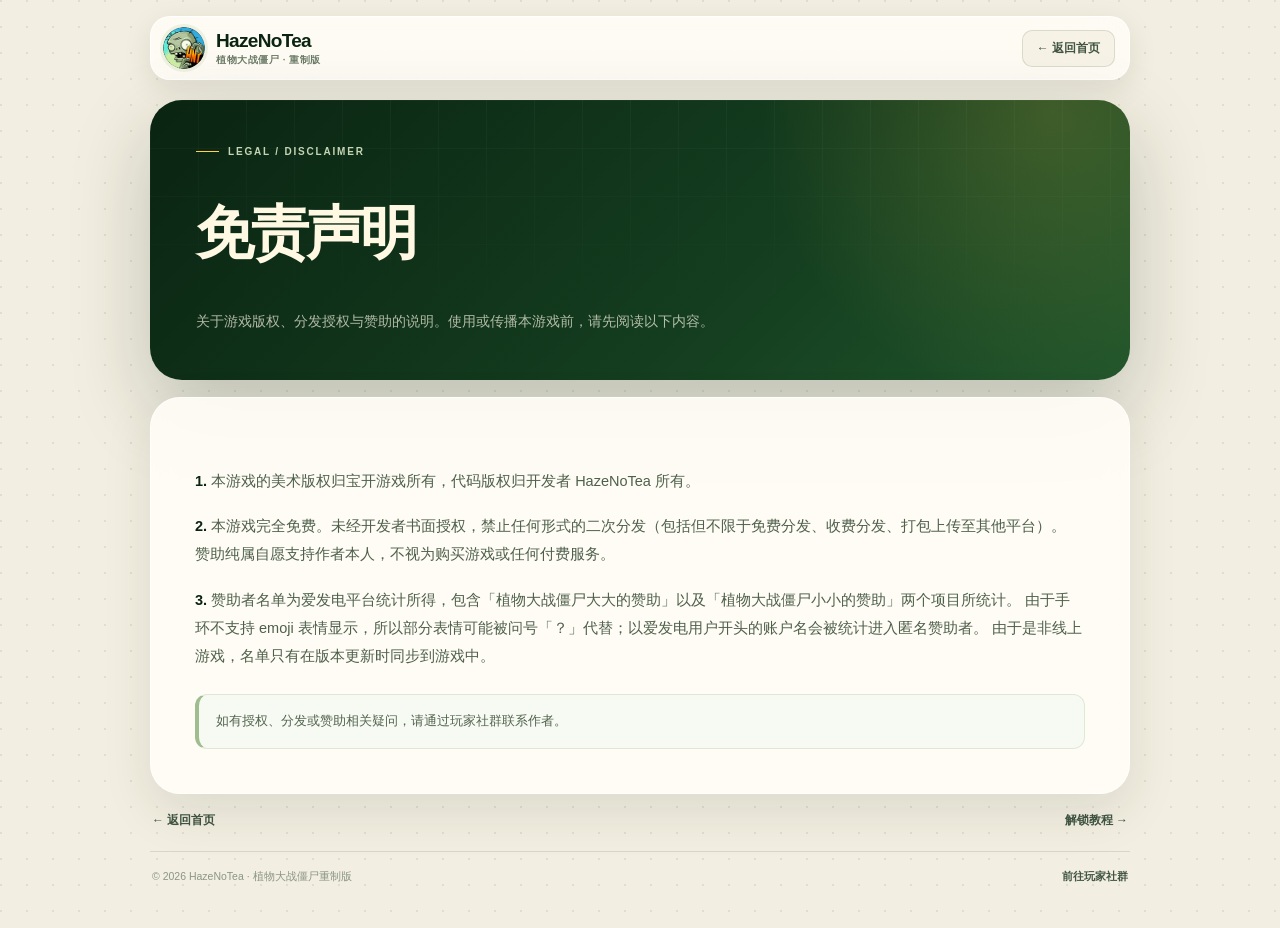
<file: post/免责声明.html>
<!DOCTYPE html>
<html lang="zh-CN">
<head>
    <meta charset="UTF-8" />
    <meta name="viewport" content="width=device-width, initial-scale=1.0" />
    <title>免责声明｜HazeNoTea · 植物大战僵尸重制版</title>
    <meta name="description" content="HazeNoTea 植物大战僵尸重制版免责声明：游戏版权、分发授权与赞助说明。" />
    <meta name="theme-color" content="#12351c" />
    <link rel="canonical" href="https://hazenotea.github.io/HNT-PVZ/post/%E5%85%8D%E8%B4%A3%E5%A3%B0%E6%98%8E.html" />
    <link rel="icon" type="image/png" href="../common/logo.png" />
    <link rel="stylesheet" href="../css/post.css" />
</head>
<body>

    <header class="post-header">
        <a class="post-brand" href="../index.html" aria-label="返回 HazeNoTea 首页">
            <img src="../common/logo.png" alt="" width="42" height="42" />
            <span>
                <strong>HazeNoTea</strong>
                <small>植物大战僵尸 · 重制版</small>
            </span>
        </a>
        <a class="post-back" href="../index.html">← 返回首页</a>
    </header>

    <main class="post-shell">
        <section class="post-hero post-hero--compact" aria-labelledby="legalTitle">
            <p class="kicker-light">LEGAL / DISCLAIMER</p>
            <h1 id="legalTitle">免责声明</h1>
            <p class="post-hero-lead">
                关于游戏版权、分发授权与赞助的说明。使用或传播本游戏前，请先阅读以下内容。
            </p>
        </section>

        <article class="article-card">
            <div class="legal-body">
                <p>
                    <strong>1.</strong>
                    本游戏的美术版权归宝开游戏所有，代码版权归开发者 HazeNoTea 所有。
                </p>
                <p>
                    <strong>2.</strong>
                    本游戏完全免费。未经开发者书面授权，禁止任何形式的二次分发（包括但不限于免费分发、收费分发、打包上传至其他平台）。
                    赞助纯属自愿支持作者本人，不视为购买游戏或任何付费服务。
                </p>
                <p>
                    <strong>3.</strong>
                    赞助者名单为爱发电平台统计所得，包含「植物大战僵尸大大的赞助」以及「植物大战僵尸小小的赞助」两个项目所统计。
                    由于手环不支持 emoji 表情显示，所以部分表情可能被问号「？」代替；以爱发电用户开头的账户名会被统计进入匿名赞助者。
                    由于是非线上游戏，名单只有在版本更新时同步到游戏中。
                </p>

                <div class="legal-note">
                    如有授权、分发或赞助相关疑问，请通过玩家社群联系作者。
                </div>
            </div>
        </article>

        <nav class="post-nav" aria-label="文章导航">
            <a href="../index.html">← 返回首页</a>
            <a href="activateGuide.html">解锁教程 →</a>
        </nav>

        <footer class="post-footer">
            <span>© 2026 HazeNoTea · 植物大战僵尸重制版</span>
            <a href="../index.html#community">前往玩家社群</a>
        </footer>
    </main>
</body>
</html>
</file>
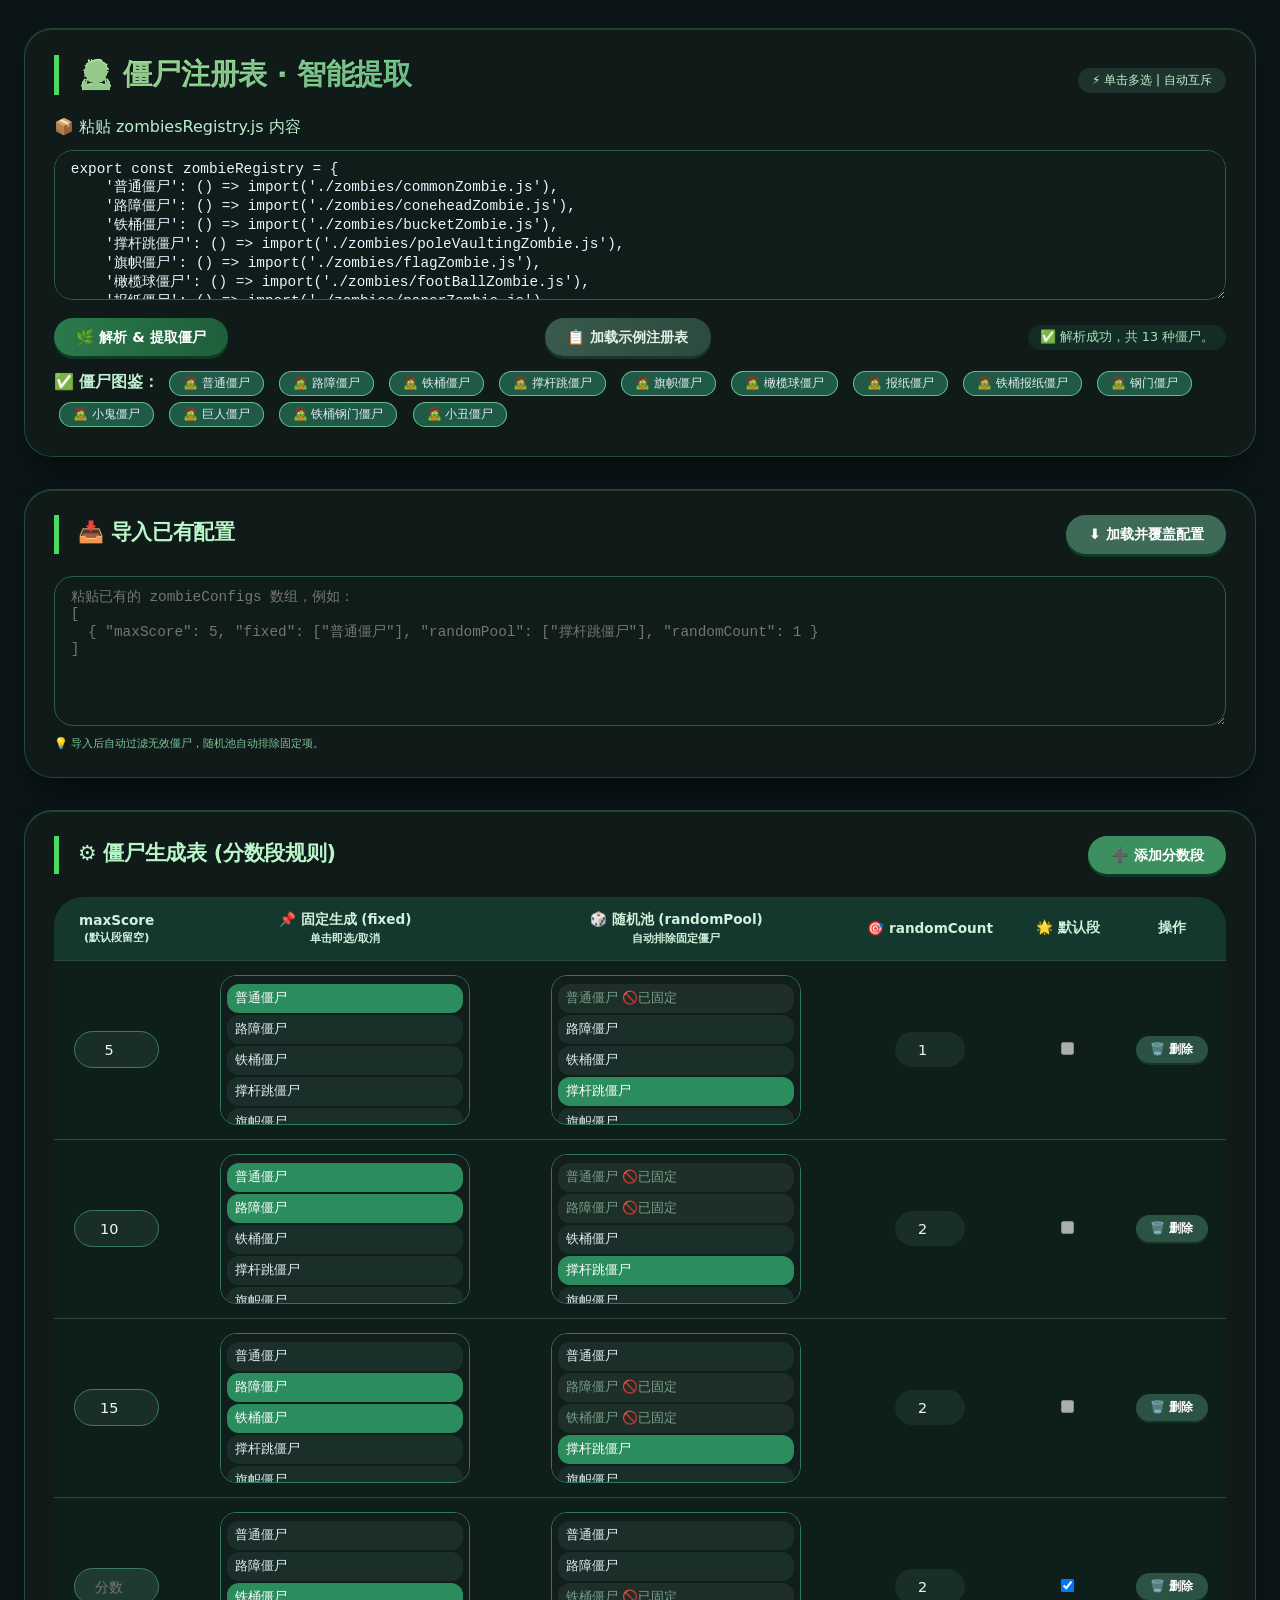
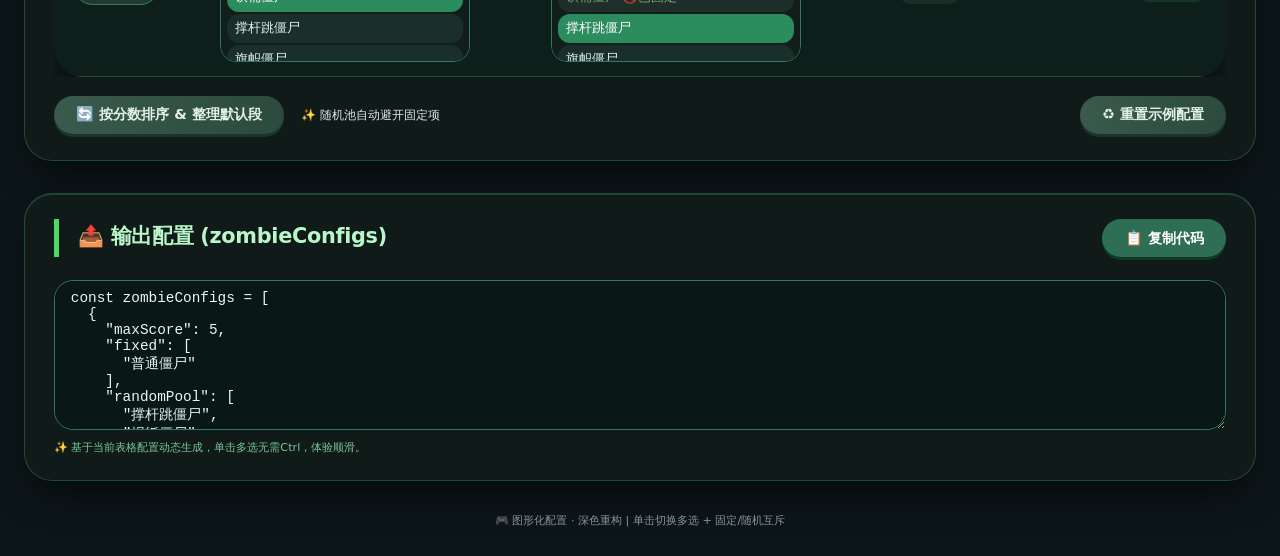
<file: tools/僵尸配置器.html>
<!DOCTYPE html>
<html lang="zh-CN">
<head>
    <meta charset="UTF-8">
    <meta name="viewport" content="width=device-width, initial-scale=1.0, user-scalable=yes">
    <title>HNT植物大战僵尸：僵尸生成配置工具</title>
    <style>
        * {
            box-sizing: border-box;
            margin: 0;
            padding: 0;
        }

        body {
            background: #0c1518;
            font-family: 'Inter', 'Segoe UI', 'Roboto', system-ui, -apple-system, 'Microsoft YaHei', sans-serif;
            padding: 28px 24px;
            color: #e2e8f0;
        }

        .container {
            max-width: 1600px;
            margin: 0 auto;
        }

        /* 全新深色主题卡片 */
        .card {
            background: rgba(18, 28, 26, 0.92);
            backdrop-filter: blur(4px);
            border-radius: 28px;
            box-shadow: 0 20px 38px -12px rgba(0, 0, 0, 0.6), inset 0 1px 0 rgba(120, 200, 140, 0.2);
            padding: 1.6rem 1.8rem;
            margin-bottom: 2rem;
            border: 1px solid rgba(46, 125, 80, 0.5);
            transition: all 0.2s;
        }

        .card-header {
            display: flex;
            align-items: baseline;
            gap: 1rem;
            flex-wrap: wrap;
            justify-content: space-between;
            margin-bottom: 1.4rem;
            border-left: 5px solid #4cd964;
            padding-left: 1.2rem;
        }

        h2, h3 {
            font-weight: 600;
            letter-spacing: -0.3px;
        }

        h2 {
            font-size: 1.8rem;
            background: linear-gradient(135deg, #C0FFB0, #7EE0A0);
            -webkit-background-clip: text;
            background-clip: text;
            color: transparent;
            text-shadow: 0 1px 2px rgba(0,0,0,0.2);
        }

        h3 {
            font-size: 1.3rem;
            color: #b9f6ca;
        }

        /* 表单控件风格 */
        textarea, input, select, button {
            font-family: inherit;
            font-size: 0.9rem;
            border-radius: 1.2rem;
            border: none;
            background: #1e2a28;
            color: #eef4ff;
            padding: 0.6rem 1rem;
            transition: all 0.15s;
        }

        textarea {
            background: #0f1c1a;
            border: 1px solid #2c5e4a;
            font-family: 'JetBrains Mono', 'Fira Code', monospace;
            resize: vertical;
        }

        button {
            background: linear-gradient(95deg, #2b7a4b, #1f5e3a);
            color: white;
            font-weight: 600;
            cursor: pointer;
            box-shadow: 0 3px 0 #0e3a24;
            transition: 0.07s linear;
            padding: 0.6rem 1.4rem;
            border-radius: 2rem;
            border: none;
        }

        button:active {
            transform: translateY(2px);
            box-shadow: 0 1px 0 #0e3a24;
        }

        .btn-secondary {
            background: linear-gradient(95deg, #3a5a4e, #2c4a3e);
            box-shadow: 0 3px 0 #1a352a;
            color: #e2f0e8;
        }

        .btn-danger {
            background: linear-gradient(95deg, #a1452c, #832b1a);
            box-shadow: 0 3px 0 #521a0c;
        }

        .badge {
            background: #1e332c;
            padding: 0.25rem 0.9rem;
            border-radius: 3rem;
            font-size: 0.75rem;
            color: #c0f0d0;
        }

        /* 表格区域 */
        .config-table {
            width: 100%;
            border-collapse: collapse;
            background: #0e1e1a;
            border-radius: 1.8rem;
            overflow: hidden;
            box-shadow: 0 8px 18px rgba(0, 0, 0, 0.4);
        }

        .config-table th,
        .config-table td {
            padding: 14px 8px;
            border-bottom: 1px solid #2a4a3c;
            vertical-align: middle;
            text-align: center;
        }

        .config-table th {
            background: #15382e;
            font-weight: 600;
            color: #d2f0dc;
            font-size: 0.85rem;
        }

        /* 多选 select 优化样式 */
        .multi-select {
            background: #111e1c;
            border: 1px solid #2e7a5e;
            border-radius: 1rem;
            padding: 6px;
            width: 250px;
            min-width: 170px;
            height: 150px;
            color: #e2edf0;
            font-size: 0.8rem;
        }

        .multi-select option {
            padding: 6px 8px;
            border-radius: 12px;
            background: #1b2f2a;
            margin: 2px 0;
            transition: 0.05s linear;
        }

        .multi-select option:checked {
            background: #2b8c5e linear-gradient(0deg, #2b8c5e, #2b8c5e);
            color: white;
            font-weight: 500;
        }

        .maxscore-input {
            width: 85px;
            text-align: center;
            background: #1a2e28;
            border: 1px solid #3b7b62;
        }

        .random-count-input {
            width: 70px;
            text-align: center;
            background: #1a2e28;
        }

        .btn-icon {
            background: #2b5242;
            padding: 5px 14px;
            font-size: 0.75rem;
            box-shadow: 0 2px 0 #153528;
        }

        .zombie-tag {
            background: #1e5a46;
            border-radius: 32px;
            padding: 4px 14px;
            display: inline-block;
            font-size: 0.75rem;
            font-weight: 500;
            margin: 3px 5px;
            box-shadow: inset 0 0 0 1px #66bb88;
        }

        .flex-between {
            display: flex;
            justify-content: space-between;
            align-items: center;
            gap: 14px;
            flex-wrap: wrap;
        }

        .status-msg {
            font-size: 0.8rem;
            color: #a2e0bc;
            background: #142d24;
            padding: 4px 12px;
            border-radius: 24px;
        }

        .copy-output {
            background: #0a1815;
            font-family: 'JetBrains Mono', monospace;
            white-space: pre-wrap;
            border: 1px solid #2e7a5e;
        }

        footer {
            text-align: center;
            font-size: 0.7rem;
            opacity: 0.6;
            margin-top: 1rem;
        }

        /* 提示小标记 */
        .helper-note {
            font-size: 0.7rem;
            color: #7bc69a;
            margin-top: 6px;
        }

        @media (max-width: 1000px) {
            .config-table th, .config-table td { font-size: 0.7rem; padding: 10px 4px; }
            .multi-select { width: 150px; }
        }
    </style>
</head>
<body>
<div class="container">
    <!-- 僵尸注册表导入区 -->
    <div class="card">
        <div class="card-header">
            <h2>🧟 僵尸注册表 · 智能提取</h2>
            <span class="badge">⚡ 单击多选 | 自动互斥</span>
        </div>
        <div style="margin-bottom: 12px;">
            <label style="font-weight:500; color:#b9f0d0;">📦 粘贴 zombiesRegistry.js 内容</label>
            <textarea id="registryInput" rows="6" placeholder='export const zombieRegistry = {
    "普通僵尸": () => import("./zombies/commonZombie.js"),
    "路障僵尸": () => import("./zombies/coneheadZombie.js"),
    ... 
};' style="height:150px; width:100%; margin-top:12px;"></textarea>
            <div class="flex-between" style="margin-top: 14px;">
                <button id="parseRegistryBtn">🌿 解析 & 提取僵尸</button>
                <button id="loadExampleBtn" class="btn-secondary">📋 加载示例注册表</button>
                <span id="parseStatus" class="status-msg">⚡ 等待解析</span>
            </div>
        </div>
        <div>
            <span style="font-weight: bold; color:#c0f0d0;">✅ 僵尸图鉴：</span>
            <span id="zombieTypeListDisplay" style="word-break: break-word;">—</span>
        </div>
    </div>

    <!-- 导入已有配置区 -->
    <div class="card">
        <div class="card-header">
            <h3>📥 导入已有配置</h3>
            <button id="importConfigBtn" style="background: #3d6b58;">⬇️ 加载并覆盖配置</button>
        </div>
        <div>
            <textarea id="importConfigArea" rows="4" placeholder='粘贴已有的 zombieConfigs 数组，例如：
[
  { "maxScore": 5, "fixed": ["普通僵尸"], "randomPool": ["撑杆跳僵尸"], "randomCount": 1 }
]' style="height:150px; width:100%;"></textarea>
            <div class="helper-note">💡 导入后自动过滤无效僵尸，随机池自动排除固定项。</div>
        </div>
    </div>

    <!-- 分数段配置编辑器 -->
    <div class="card">
        <div class="card-header">
            <h3>⚙️ 僵尸生成表 (分数段规则)</h3>
            <button id="addSegmentBtn" style="background:#3d8f60;">➕ 添加分数段</button>
        </div>
        <div style="overflow-x: auto;">
            <table class="config-table">
                <thead>
                    <tr>
                        <th>maxScore<br><span style="font-size:0.7rem;">(默认段留空)</span></th>
                        <th>📌 固定生成 (fixed)<br><span style="font-size:0.7rem;">单击即选/取消</span></th>
                        <th>🎲 随机池 (randomPool)<br><span style="font-size:0.7rem;">自动排除固定僵尸</span></th>
                        <th>🎯 randomCount</th>
                        <th>🌟 默认段</th>
                        <th>操作</th>
                    </tr>
                </thead>
                <tbody id="configRowsContainer"></tbody>
            </table>
        </div>
        <div class="flex-between" style="margin-top: 1.2rem;">
            <div>
                <button id="sortSegmentsBtn" class="btn-secondary">🔄 按分数排序 & 整理默认段</button>
                <span style="margin-left: 12px; font-size:0.75rem;">✨ 随机池自动避开固定项</span>
            </div>
            <button id="resetDefaultConfigBtn" class="btn-secondary">♻️ 重置示例配置</button>
        </div>
    </div>

    <!-- 输出配置代码区 -->
    <div class="card">
        <div class="card-header">
            <h3>📤 输出配置 (zombieConfigs)</h3>
            <button id="copyOutputBtn" style="background:#2d6e55;">📋 复制代码</button>
        </div>
        <textarea id="outputConfigArea" rows="8" class="copy-output" readonly placeholder="配置生成后将显示JS数组..." style="height:150px; width:100%;"></textarea>
        <div class="helper-note">✨ 基于当前表格配置动态生成，单击多选无需Ctrl，体验顺滑。</div>
    </div>
    <footer>🎮 图形化配置 · 深色重构 | 单击切换多选 + 固定/随机互斥</footer>
</div>

<script>
    // ---------- 全局状态 ----------
    let availableZombies = [];       // 僵尸名称列表
    let configSegments = [];         // 配置段

    // DOM 元素
    const registryInput = document.getElementById('registryInput');
    const parseRegistryBtn = document.getElementById('parseRegistryBtn');
    const loadExampleBtn = document.getElementById('loadExampleBtn');
    const parseStatus = document.getElementById('parseStatus');
    const zombieTypeListDisplay = document.getElementById('zombieTypeListDisplay');
    const configRowsContainer = document.getElementById('configRowsContainer');
    const addSegmentBtn = document.getElementById('addSegmentBtn');
    const sortSegmentsBtn = document.getElementById('sortSegmentsBtn');
    const resetDefaultConfigBtn = document.getElementById('resetDefaultConfigBtn');
    const copyOutputBtn = document.getElementById('copyOutputBtn');
    const outputConfigArea = document.getElementById('outputConfigArea');
    const importConfigBtn = document.getElementById('importConfigBtn');
    const importConfigArea = document.getElementById('importConfigArea');

    // ---------- 辅助函数 ----------
    function escapeHtml(str) {
        return str.replace(/[&<>]/g, function(m) {
            if (m === '&') return '&amp;';
            if (m === '<') return '&lt;';
            if (m === '>') return '&gt;';
            return m;
        });
    }

    // 提取注册表僵尸名称
    function extractZombieKeysFromRegistry(registryText) {
        const regexSingle = /'([^']+)'\s*:/g;
        const regexDouble = /"([^"]+)"\s*:/g;
        const keys = new Set();
        let match;
        while ((match = regexSingle.exec(registryText)) !== null) keys.add(match[1]);
        while ((match = regexDouble.exec(registryText)) !== null) keys.add(match[1]);
        if (keys.size === 0) {
            const fallbackRegex = /([a-zA-Z\u4e00-\u9fa5]+)\s*:\s*\(\)\s*=>/g;
            while ((match = fallbackRegex.exec(registryText)) !== null) {
                if (match[1] && !match[1].startsWith('//')) keys.add(match[1]);
            }
        }
        return Array.from(keys);
    }

    // 确保只有一个默认段，且默认段 maxScore = null
    function ensureSingleDefaultSegment() {
        const defaultSegments = configSegments.filter(s => s.isDefault === true);
        if (defaultSegments.length === 0 && configSegments.length > 0) {
            configSegments[configSegments.length - 1].isDefault = true;
            configSegments[configSegments.length - 1].maxScore = null;
        } else if (defaultSegments.length > 1) {
            let first = true;
            for (let seg of configSegments) {
                if (seg.isDefault) {
                    if (!first) seg.isDefault = false;
                    else first = false;
                }
            }
        }
        configSegments.forEach(seg => {
            if (seg.isDefault) seg.maxScore = null;
        });
    }

    // 清洗配置段：过滤无效僵尸 + 随机池排除固定项
    function sanitizeSegments() {
        if (!availableZombies.length) return;
        configSegments = configSegments.map(seg => {
            let fixed = seg.fixed.filter(z => availableZombies.includes(z));
            let randomPool = seg.randomPool.filter(z => availableZombies.includes(z));
            // 核心互斥：随机池中不能出现 fixed 中的僵尸
            randomPool = randomPool.filter(z => !fixed.includes(z));
            return { ...seg, fixed, randomPool, randomCount: (seg.randomCount !== undefined ? seg.randomCount : 1) };
        }).filter(seg => seg.fixed.length > 0 || seg.randomPool.length > 0 || seg.isDefault);
        
        if (configSegments.length === 0 && availableZombies.length) {
            configSegments = [{
                maxScore: null,
                fixed: availableZombies.slice(0, 1),
                randomPool: availableZombies.slice(1, 3).filter(z => z !== availableZombies[0]),
                randomCount: 1,
                isDefault: true
            }];
        }
        ensureSingleDefaultSegment();
    }

    // 解析注册表并更新
    function parseRegistryAndUpdate() {
        const raw = registryInput.value;
        if (!raw.trim()) {
            parseStatus.innerHTML = '⚠️ 请粘贴僵尸注册表内容';
            return false;
        }
        const extracted = extractZombieKeysFromRegistry(raw);
        if (extracted.length === 0) {
            parseStatus.innerHTML = '❌ 未提取到僵尸类型，请检查格式 (需要 "僵尸名": () => import(...))';
            return false;
        }
        availableZombies = extracted;
        zombieTypeListDisplay.innerHTML = availableZombies.map(z => `<span class="zombie-tag">🧟 ${escapeHtml(z)}</span>`).join(' ');
        parseStatus.innerHTML = `✅ 解析成功，共 ${availableZombies.length} 种僵尸。`;
        
        if (configSegments.length === 0) {
            loadDefaultConfigPreset();
        } else {
            sanitizeSegments();
            renderConfigTable();
        }
        updateOutputCode();
        return true;
    }

    // 加载默认示例配置 (带互斥)
    function loadDefaultConfigPreset() {
        if (availableZombies.length === 0) {
            configSegments = [];
            renderConfigTable();
            updateOutputCode();
            return;
        }
        const exampleRaw = [
            { maxScore: 5, fixed: ['普通僵尸'], randomPool: ['撑杆跳僵尸','报纸僵尸'], randomCount: 1, isDefault: false },
            { maxScore: 10, fixed: ['普通僵尸','路障僵尸'], randomPool: ['撑杆跳僵尸','报纸僵尸','钢门僵尸','橄榄球僵尸'], randomCount: 2, isDefault: false },
            { maxScore: 15, fixed: ['路障僵尸','铁桶僵尸'], randomPool: ['撑杆跳僵尸','报纸僵尸','钢门僵尸','小丑僵尸','橄榄球僵尸'], randomCount: 2, isDefault: false },
            { maxScore: null, fixed: ['铁桶僵尸','橄榄球僵尸'], randomPool: ['撑杆跳僵尸','小丑僵尸','报纸僵尸'], randomCount: 2, isDefault: true }
        ];
        const filtered = exampleRaw.map(seg => ({
            maxScore: seg.maxScore,
            fixed: seg.fixed.filter(z => availableZombies.includes(z)),
            randomPool: seg.randomPool.filter(z => availableZombies.includes(z) && !seg.fixed.includes(z)),
            randomCount: seg.randomCount,
            isDefault: seg.isDefault
        })).filter(seg => seg.fixed.length > 0 || seg.randomPool.length > 0 || seg.isDefault);
        if (filtered.length === 0) {
            configSegments = [{ maxScore: null, fixed: [availableZombies[0]], randomPool: availableZombies.slice(1,3), randomCount: 1, isDefault: true }];
        } else {
            configSegments = filtered;
        }
        ensureSingleDefaultSegment();
        renderConfigTable();
        updateOutputCode();
    }

    // 导入已有配置
    function importConfigFromText() {
        if (availableZombies.length === 0) {
            alert('请先解析僵尸注册表，建立僵尸库');
            return;
        }
        let raw = importConfigArea.value.trim();
        if (!raw) { alert('请粘贴配置数组'); return; }
        let cleaned = raw.replace(/^export\s+default\s+/, '').replace(/^const\s+zombieConfigs\s*=\s*/, '').replace(/;$/, '');
        try {
            let parsed = eval('(' + cleaned + ')');
            if (!Array.isArray(parsed)) throw new Error('不是有效数组');
            const newSegments = [];
            for (let item of parsed) {
                let fixed = item.fixed || [];
                let randomPool = item.randomPool || [];
                let randomCount = (item.randomCount !== undefined && !isNaN(item.randomCount)) ? item.randomCount : 1;
                let maxScore = (item.maxScore !== undefined && item.maxScore !== null && !isNaN(item.maxScore)) ? item.maxScore : null;
                let isDefault = (maxScore === null && !item.maxScore && item.maxScore !== 0);
                fixed = fixed.filter(z => availableZombies.includes(z));
                randomPool = randomPool.filter(z => availableZombies.includes(z) && !fixed.includes(z));
                newSegments.push({ maxScore, fixed, randomPool, randomCount, isDefault });
            }
            if (newSegments.length === 0) throw new Error('无有效配置段');
            configSegments = newSegments;
            let hasDefault = configSegments.some(s => s.isDefault);
            if (!hasDefault && configSegments.length) {
                configSegments[configSegments.length-1].isDefault = true;
                configSegments[configSegments.length-1].maxScore = null;
            }
            // 再次确保随机池排除固定
            configSegments = configSegments.map(seg => ({
                ...seg,
                randomPool: seg.randomPool.filter(z => !seg.fixed.includes(z))
            }));
            ensureSingleDefaultSegment();
            renderConfigTable();
            updateOutputCode();
            alert(`导入成功，共 ${configSegments.length} 个配置段`);
        } catch(e) {
            alert('解析失败，请检查数组格式：' + e.message);
        }
    }

    // 增强 select multiple: 点击option即切换选中（无需Ctrl）
    function enhanceSelectToClickToggle(selectEl) {
        if (!selectEl || selectEl.getAttribute('data-enhanced') === 'true') return;
        selectEl.setAttribute('data-enhanced', 'true');
        selectEl.addEventListener('mousedown', function(e) {
            const option = e.target;
            if (option.tagName !== 'OPTION') return;
            e.preventDefault();  // 阻止原生行为（避免按Ctrl或默认）
            option.selected = !option.selected;
            // 触发 change 事件，让外部监听器同步数据
            const changeEvent = new Event('change', { bubbles: true });
            selectEl.dispatchEvent(changeEvent);
        });
    }

    // 渲染表格，并应用单击多选增强
    function renderConfigTable() {
        if (!configRowsContainer) return;
        if (availableZombies.length === 0) {
            configRowsContainer.innerHTML = `<tr><td colspan="6" style="text-align:center; padding:2rem;">🧟 请先解析僵尸注册表</td></tr>`;
            return;
        }
        if (configSegments.length === 0) {
            configRowsContainer.innerHTML = `<tr><td colspan="6" style="text-align:center;">暂无配置，请点击“添加分数段”</td></tr>`;
            return;
        }

        let html = '';
        configSegments.forEach((seg, idx) => {
            const isDef = seg.isDefault === true;
            const maxScoreVal = (seg.maxScore !== null && !isDef) ? seg.maxScore : '';
            const randomCountVal = seg.randomCount ?? 1;

            // 固定选项框
            const fixedOptions = availableZombies.map(z => `<option value="${escapeHtml(z)}" ${seg.fixed.includes(z) ? 'selected' : ''}>${escapeHtml(z)}</option>`).join('');
            // 随机池选项：禁用固定项（视觉上disable+文本提示），但为了保证互斥，会在change时过滤，另外禁用后用户无法选中已被固定的僵尸
            const randomOptions = availableZombies.map(z => {
                const isDisabled = seg.fixed.includes(z);
                const selectedAttr = seg.randomPool.includes(z) ? 'selected' : '';
                const disabledAttr = isDisabled ? 'disabled' : '';
                return `<option value="${escapeHtml(z)}" ${selectedAttr} ${disabledAttr} style="${isDisabled ? 'color:#779f8a; background:#1e2e28;' : ''}">${escapeHtml(z)} ${isDisabled ? '🚫已固定' : ''}</option>`;
            }).join('');

            html += `<tr data-seg-index="${idx}">
                <td><input type="number" class="maxscore-input" value="${maxScoreVal}" placeholder="分数" ${isDef ? 'disabled style="background:#1f3a30;"' : ''}></td>
                <td><select multiple class="multi-select fixed-select" size="5">${fixedOptions}</select></td>
                <td><select multiple class="multi-select random-select" size="5">${randomOptions}</select></td>
                <td><input type="number" class="random-count-input" value="${randomCountVal}" min="0" step="1"></td>
                <td><input type="checkbox" class="default-checkbox" ${isDef ? 'checked' : ''} ${configSegments.filter(s=>s.isDefault).length>=1 && !isDef ? 'disabled' : ''}></td>
                <td><button class="btn-icon delete-row">🗑️ 删除</button></td>
            </tr>`;
        });
        configRowsContainer.innerHTML = html;

        // 绑定事件 + 增强多选
        const rows = document.querySelectorAll('#configRowsContainer tr');
        rows.forEach(row => {
            const idx = parseInt(row.getAttribute('data-seg-index'));
            if (isNaN(idx)) return;
            const maxScoreInput = row.querySelector('.maxscore-input');
            const fixedSelect = row.querySelector('.fixed-select');
            const randomSelect = row.querySelector('.random-select');
            const randomCountInput = row.querySelector('.random-count-input');
            const defaultCheckbox = row.querySelector('.default-checkbox');
            const deleteBtn = row.querySelector('.delete-row');

            // 增强多选（单击切换）
            if (fixedSelect) enhanceSelectToClickToggle(fixedSelect);
            if (randomSelect) enhanceSelectToClickToggle(randomSelect);

            // 分数变更
            if (maxScoreInput) {
                maxScoreInput.addEventListener('change', (e) => {
                    let val = e.target.value.trim();
                    if (val === '') configSegments[idx].maxScore = null;
                    else configSegments[idx].maxScore = parseInt(val);
                    if (configSegments[idx].isDefault) configSegments[idx].maxScore = null;
                    ensureSingleDefaultSegment();
                    renderConfigTable(); // 刷新保持互斥展示
                    updateOutputCode();
                });
            }

            // 固定列表变更：更新模型并重新渲染随机池（清除已固定）
            if (fixedSelect) {
                fixedSelect.addEventListener('change', () => {
                    const selected = Array.from(fixedSelect.selectedOptions).map(opt => opt.value);
                    configSegments[idx].fixed = selected;
                    // 强制从 randomPool 中移除所有固定项
                    configSegments[idx].randomPool = configSegments[idx].randomPool.filter(z => !configSegments[idx].fixed.includes(z));
                    renderConfigTable();  // 重绘以实现禁用随机池相应项
                    updateOutputCode();
                });
            }

            // 随机池变更
            if (randomSelect) {
                randomSelect.addEventListener('change', () => {
                    let selected = Array.from(randomSelect.selectedOptions).map(opt => opt.value);
                    // 安全过滤：防止固定僵尸混入
                    selected = selected.filter(z => !configSegments[idx].fixed.includes(z));
                    configSegments[idx].randomPool = selected;
                    updateOutputCode();
                });
            }

            if (randomCountInput) {
                randomCountInput.addEventListener('change', (e) => {
                    let val = parseInt(e.target.value);
                    if (isNaN(val)) val = 0;
                    configSegments[idx].randomCount = Math.max(0, val);
                    updateOutputCode();
                });
            }

            if (defaultCheckbox) {
                defaultCheckbox.addEventListener('change', (e) => {
                    const isChecked = e.target.checked;
                    if (isChecked) {
                        configSegments.forEach(seg => seg.isDefault = false);
                        configSegments[idx].isDefault = true;
                        configSegments[idx].maxScore = null;
                    } else {
                        if (configSegments[idx].isDefault) {
                            configSegments[idx].isDefault = false;
                            if (!configSegments.some(s => s.isDefault) && configSegments.length) {
                                configSegments[configSegments.length-1].isDefault = true;
                                configSegments[configSegments.length-1].maxScore = null;
                            }
                        }
                    }
                    ensureSingleDefaultSegment();
                    renderConfigTable();
                    updateOutputCode();
                });
            }

            if (deleteBtn) {
                deleteBtn.addEventListener('click', () => {
                    configSegments.splice(idx, 1);
                    if (configSegments.length === 0) {
                        if (availableZombies.length) addEmptyDefaultSegment();
                        else configSegments = [];
                    } else ensureSingleDefaultSegment();
                    renderConfigTable();
                    updateOutputCode();
                });
            }
        });
    }

    function addEmptyDefaultSegment() {
        if (availableZombies.length === 0) return;
        const sampleFixed = availableZombies.slice(0, 1);
        const randomCandidates = availableZombies.filter(z => !sampleFixed.includes(z)).slice(0, 2);
        configSegments.push({
            maxScore: null,
            fixed: sampleFixed,
            randomPool: randomCandidates,
            randomCount: 1,
            isDefault: true
        });
        ensureSingleDefaultSegment();
        renderConfigTable();
        updateOutputCode();
    }

    function sortAndArrangeSegments() {
        if (!configSegments.length) return;
        const defaultSeg = configSegments.filter(s => s.isDefault === true);
        let normalSegs = configSegments.filter(s => !s.isDefault);
        normalSegs.forEach(seg => { if (seg.maxScore === null) seg.maxScore = 0; });
        normalSegs.sort((a,b) => (a.maxScore || 0) - (b.maxScore || 0));
        let finalDefault = defaultSeg.length ? defaultSeg[0] : null;
        if (!finalDefault && normalSegs.length) {
            finalDefault = { ...normalSegs.pop(), isDefault: true, maxScore: null };
        } else if (finalDefault) {
            finalDefault.maxScore = null;
            finalDefault.isDefault = true;
        }
        const newSegments = [...normalSegs];
        if (finalDefault) newSegments.push(finalDefault);
        configSegments = newSegments;
        ensureSingleDefaultSegment();
        renderConfigTable();
        updateOutputCode();
    }

    function generateConfigCode() {
        if (!availableZombies.length) return "// 请先解析注册表获得僵尸类型";
        const out = [];
        for (let seg of configSegments) {
            const obj = {};
            if (!seg.isDefault && seg.maxScore !== null && !isNaN(seg.maxScore)) obj.maxScore = seg.maxScore;
            obj.fixed = [...seg.fixed];
            obj.randomPool = [...seg.randomPool];
            obj.randomCount = seg.randomCount;
            out.push(obj);
        }
        return `const zombieConfigs = ${JSON.stringify(out, null, 2)};`;
    }

    function updateOutputCode() {
        outputConfigArea.value = generateConfigCode();
    }

    function copyOutputCode() {
        if (!outputConfigArea.value.trim()) { alert('无配置内容'); return; }
        outputConfigArea.select();
        document.execCommand('copy');
        alert('✅ 配置已复制');
    }

    function resetToExample() {
        if (availableZombies.length === 0) { alert('请先解析僵尸注册表'); return; }
        loadDefaultConfigPreset();
    }

    function setExampleRegistry() {
        registryInput.value = `export const zombieRegistry = {
    '普通僵尸': () => import('./zombies/commonZombie.js'),
    '路障僵尸': () => import('./zombies/coneheadZombie.js'),
    '铁桶僵尸': () => import('./zombies/bucketZombie.js'),
    '撑杆跳僵尸': () => import('./zombies/poleVaultingZombie.js'),
    '旗帜僵尸': () => import('./zombies/flagZombie.js'),
    '橄榄球僵尸': () => import('./zombies/footBallZombie.js'),
    '报纸僵尸': () => import('./zombies/paperZombie.js'),
    '铁桶报纸僵尸': () => import('./zombies/bucketPaperZombie.js'),
    '钢门僵尸': () => import('./zombies/doorZombie.js'),
    '小鬼僵尸': () => import('./zombies/impZombie.js'),
    '巨人僵尸': () => import('./zombies/gargantuarZombie.js'),
    '铁桶钢门僵尸': () => import('./zombies/bucketDoorZombie.js'),
    '小丑僵尸': () => import('./zombies/jackInBoxZombie.js'),
};`;
        parseRegistryAndUpdate();
    }

    // 事件绑定
    parseRegistryBtn.addEventListener('click', parseRegistryAndUpdate);
    loadExampleBtn.addEventListener('click', setExampleRegistry);
    importConfigBtn.addEventListener('click', importConfigFromText);
    addSegmentBtn.addEventListener('click', () => {
        if (availableZombies.length === 0) { alert('请先解析僵尸注册表'); return; }
        const newFixed = availableZombies.slice(0, 1);
        const newRandom = availableZombies.filter(z => !newFixed.includes(z)).slice(0, 2);
        configSegments.push({ maxScore: null, fixed: newFixed, randomPool: newRandom, randomCount: 1, isDefault: false });
        ensureSingleDefaultSegment();
        renderConfigTable();
        updateOutputCode();
    });
    sortSegmentsBtn.addEventListener('click', sortAndArrangeSegments);
    resetDefaultConfigBtn.addEventListener('click', resetToExample);
    copyOutputBtn.addEventListener('click', copyOutputCode);
    
    // 启动示例
    setExampleRegistry();
</script>
</body>
</html>
</file>
<file: css/style.css>
/* ================================================================
   HazeNoTea · 植物大战僵尸重制版
   首页样式表
   ================================================================ */

:root {
    --paper: #f2eee1;
    --paper-deep: #e7dfca;
    --surface: #fffdf7;
    --surface-soft: #f6f2e5;

    --ink: #17251a;
    --ink-2: #405442;
    --muted: #6b7b67;
    --line: rgba(34, 57, 33, 0.13);
    --line-strong: rgba(34, 57, 33, 0.22);

    --green-950: #0b2412;
    --green-900: #12351c;
    --green-800: #1b4824;
    --green-700: #2c6534;
    --green-600: #3d7b3e;
    --green-300: #9fbd8e;
    --green-100: #e6efdc;

    --sun: #ffd24a;
    --sun-deep: #eeb928;
    --zombie: #9d5b4e;

    --shadow-sm: 0 4px 16px rgba(31, 47, 26, 0.06);
    --shadow-md: 0 18px 50px rgba(31, 47, 26, 0.10);
    --shadow-lg: 0 30px 80px rgba(11, 36, 18, 0.24);

    --radius-xl: 36px;
    --radius-lg: 26px;
    --radius-md: 18px;

    --font: "Segoe UI", "PingFang SC", "Hiragino Sans GB", "Microsoft YaHei", "Noto Sans SC", sans-serif;
}

* {
    margin: 0;
    padding: 0;
    box-sizing: border-box;
}

html {
    scroll-behavior: smooth;
}

body {
    min-height: 100vh;
    color: var(--ink);
    font-family: var(--font);
    background-color: var(--paper);
    background-image: radial-gradient(circle at 1px 1px, rgba(55, 76, 45, 0.10) 1px, transparent 1.5px);
    background-size: 26px 26px;
    -webkit-font-smoothing: antialiased;
    text-rendering: optimizeLegibility;
}

body.modal-open {
    overflow: hidden;
}

::selection {
    background: var(--sun);
    color: var(--green-950);
}

a {
    color: inherit;
}

button,
input {
    font-family: inherit;
}

img {
    max-width: 100%;
}

:focus-visible {
    outline: 3px solid rgba(238, 185, 40, 0.85);
    outline-offset: 3px;
}

.skip-link {
    position: fixed;
    top: 10px;
    left: 10px;
    z-index: 500;
    padding: 10px 16px;
    border-radius: 10px;
    background: var(--green-950);
    color: #fff;
    font-size: 13px;
    font-weight: 700;
    text-decoration: none;
    transform: translateY(-160%);
    transition: transform 0.2s;
}

.skip-link:focus {
    transform: translateY(0);
}

/* ================================================================
   顶部导航
   ================================================================ */
.site-header {
    position: sticky;
    top: 12px;
    z-index: 80;
    width: min(1240px, calc(100% - 32px));
    margin: 14px auto 0;
}

.header-inner {
    display: flex;
    align-items: center;
    justify-content: space-between;
    gap: 24px;
    height: 72px;
    padding: 0 14px 0 18px;
    border: 1px solid rgba(255, 255, 255, 0.82);
    border-radius: 22px;
    background: rgba(255, 253, 247, 0.84);
    box-shadow: 0 8px 30px rgba(27, 48, 24, 0.10);
    backdrop-filter: blur(20px) saturate(1.25);
}

.brand {
    display: flex;
    align-items: center;
    gap: 12px;
    min-width: 0;
    color: inherit;
    text-decoration: none;
}

.brand-logo {
    width: 46px;
    height: 46px;
    flex: none;
    border-radius: 50%;
    box-shadow: 0 0 0 3px #eef1df, 0 6px 14px rgba(31, 47, 26, 0.14);
}

.brand-copy {
    display: flex;
    flex-direction: column;
    min-width: 0;
    line-height: 1.1;
}

.brand-copy strong {
    color: var(--green-950);
    font-size: 21px;
    font-weight: 900;
    letter-spacing: -0.035em;
}

.brand-copy small {
    margin-top: 4px;
    overflow: hidden;
    color: var(--muted);
    font-size: 10.5px;
    font-weight: 600;
    letter-spacing: 0.08em;
    white-space: nowrap;
    text-overflow: ellipsis;
}

.nav {
    display: flex;
    align-items: center;
    gap: 3px;
}

.nav-link {
    padding: 10px 14px;
    border-radius: 10px;
    color: var(--ink-2);
    font-size: 13.5px;
    font-weight: 600;
    text-decoration: none;
    transition: background 0.2s, color 0.2s;
}

.nav-link:hover {
    background: var(--green-100);
    color: var(--green-900);
}

.nav-cta {
    display: inline-flex;
    align-items: center;
    gap: 9px;
    margin-left: 8px;
    padding: 11px 17px;
    border-radius: 12px;
    background: var(--green-950);
    box-shadow: 0 6px 16px rgba(15, 45, 22, 0.20);
    color: #fff;
    font-size: 13.5px;
    font-weight: 700;
    text-decoration: none;
    transition: background 0.2s, transform 0.2s, box-shadow 0.2s;
}

.nav-cta:hover {
    background: var(--green-800);
    box-shadow: 0 9px 22px rgba(15, 45, 22, 0.26);
    transform: translateY(-1px);
}

.nav-cta svg {
    width: 15px;
    height: 15px;
}

.nav-cta-dot {
    width: 7px;
    height: 7px;
    flex: none;
    border-radius: 50%;
    background: var(--sun);
    box-shadow: 0 0 0 3px rgba(255, 210, 74, 0.18);
}

/* ================================================================
   页面骨架
   ================================================================ */
.page {
    width: min(1240px, calc(100% - 32px));
    margin: 0 auto;
    padding-top: 22px;
}

/* ================================================================
   首屏
   ================================================================ */
.hero {
    position: relative;
    display: grid;
    grid-template-columns: minmax(0, 1.04fr) minmax(350px, 0.78fr);
    gap: clamp(24px, 4vw, 58px);
    align-items: center;
    min-height: 558px;
    padding: clamp(38px, 5vw, 70px);
    overflow: hidden;
    border-radius: var(--radius-xl);
    background:
        radial-gradient(circle at 88% 0%, rgba(255, 210, 74, 0.18), transparent 31%),
        radial-gradient(circle at 8% 110%, rgba(117, 176, 83, 0.30), transparent 38%),
        linear-gradient(135deg, #0a2412 0%, #12381c 47%, #1d5229 100%);
    box-shadow: var(--shadow-lg);
    color: #f8f3e2;
    isolation: isolate;
}

.hero::before {
    content: "";
    position: absolute;
    inset: 0;
    z-index: 0;
    background-image:
        linear-gradient(rgba(255, 255, 255, 0.035) 1px, transparent 1px),
        linear-gradient(90deg, rgba(255, 255, 255, 0.035) 1px, transparent 1px);
    background-size: 54px 54px;
    -webkit-mask-image: linear-gradient(to bottom, #000 0%, transparent 78%);
    mask-image: linear-gradient(to bottom, #000 0%, transparent 78%);
    pointer-events: none;
}

.hero::after {
    content: "";
    position: absolute;
    right: -80px;
    bottom: -120px;
    z-index: 0;
    width: 420px;
    height: 420px;
    border-radius: 50%;
    border: 1px solid rgba(255, 255, 255, 0.08);
    box-shadow:
        0 0 0 42px rgba(255, 255, 255, 0.018),
        0 0 0 92px rgba(255, 255, 255, 0.012);
    pointer-events: none;
}

.hero-ground {
    position: absolute;
    right: 0;
    bottom: 0;
    left: 0;
    z-index: 0;
    height: 150px;
    background: url("../common/other/GroundDay.png") repeat;
    opacity: 0.10;
    -webkit-mask-image: linear-gradient(to top, #000, transparent);
    mask-image: linear-gradient(to top, #000, transparent);
    pointer-events: none;
}

.hero-copy {
    position: relative;
    z-index: 2;
}

.eyebrow {
    display: inline-flex;
    align-items: center;
    gap: 10px;
    color: #c9d8b9;
    font-size: 11px;
    font-weight: 800;
    letter-spacing: 0.19em;
    text-transform: uppercase;
}

.eyebrow::before {
    content: "";
    width: 24px;
    height: 1px;
    background: var(--sun);
}

.hero h1 {
    display: flex;
    flex-direction: column;
    align-items: flex-start;
    margin-top: 18px;
    line-height: 1;
}

.hero-wordmark-wrap {
    display: block;
    width: min(100%, 520px);
}

.hero-wordmark {
    display: block;
    width: 100%;
    height: auto;
    filter: drop-shadow(0 18px 34px rgba(0, 0, 0, 0.32));
}

.hero-title-sub {
    position: relative;
    margin-top: 12px;
    padding-left: 2px;
    color: #f4ecd5;
    font-size: clamp(19px, 2.2vw, 27px);
    font-weight: 700;
    letter-spacing: 0.10em;
    line-height: 1.35;
}

.hero-title-sub::before {
    content: "";
    display: inline-block;
    width: 8px;
    height: 8px;
    margin-right: 11px;
    border-radius: 50%;
    background: var(--sun);
    box-shadow: 0 0 0 4px rgba(255, 210, 74, 0.13);
    vertical-align: 0.16em;
}

.hero-lead {
    max-width: 530px;
    margin-top: 18px;
    color: rgba(248, 243, 226, 0.76);
    font-size: 15.5px;
    line-height: 1.85;
}

.hero-lead strong {
    color: #fff8df;
    font-weight: 800;
}

.hero-actions {
    display: flex;
    flex-wrap: wrap;
    gap: 12px;
    margin-top: 30px;
}

.btn {
    display: inline-flex;
    align-items: center;
    justify-content: center;
    gap: 9px;
    padding: 12px 19px;
    border: 0;
    border-radius: 12px;
    font-size: 14px;
    font-weight: 800;
    line-height: 1.2;
    text-decoration: none;
    cursor: pointer;
    transition: background 0.2s, color 0.2s, border-color 0.2s, transform 0.2s, box-shadow 0.2s;
}

.btn svg {
    width: 17px;
    height: 17px;
    flex: none;
}

.btn--lg {
    padding: 15px 24px;
    border-radius: 13px;
    font-size: 15px;
}

.btn--primary {
    background: var(--sun);
    box-shadow: 0 12px 28px rgba(238, 185, 40, 0.25);
    color: #263013;
}

.btn--primary:hover {
    background: #ffdc67;
    box-shadow: 0 16px 34px rgba(238, 185, 40, 0.32);
    transform: translateY(-2px);
}

.btn--ghost {
    border: 1px solid rgba(255, 255, 255, 0.22);
    background: rgba(255, 255, 255, 0.07);
    color: #f8f3e2;
    backdrop-filter: blur(8px);
}

.btn--ghost:hover {
    border-color: rgba(255, 255, 255, 0.40);
    background: rgba(255, 255, 255, 0.13);
    transform: translateY(-2px);
}

.btn--dark {
    background: var(--green-900);
    box-shadow: 0 8px 20px rgba(15, 45, 22, 0.18);
    color: #fff;
}

.btn--dark:hover {
    background: var(--green-800);
    transform: translateY(-1px);
}

.btn--soft {
    border: 1px solid var(--line-strong);
    background: var(--surface-soft);
    color: var(--green-900);
}

.btn--soft:hover {
    border-color: var(--green-300);
    background: var(--green-100);
}

.hero-checks {
    display: flex;
    flex-wrap: wrap;
    gap: 10px 20px;
    margin-top: 23px;
    color: rgba(248, 243, 226, 0.58);
    font-size: 12px;
    list-style: none;
}

.hero-checks li {
    display: inline-flex;
    align-items: center;
}

.hero-checks li::before {
    content: "✓";
    display: inline-grid;
    place-items: center;
    width: 16px;
    height: 16px;
    margin-right: 7px;
    border-radius: 50%;
    background: rgba(255, 210, 74, 0.14);
    color: var(--sun);
    font-size: 10px;
    font-weight: 900;
}

/* ---------- 首屏解锁通行证 ---------- */
.hero-visual {
    position: relative;
    z-index: 2;
    display: flex;
    align-items: center;
    justify-content: center;
    min-height: 440px;
}

.hero-visual::before {
    content: "";
    position: absolute;
    width: 410px;
    height: 410px;
    border-radius: 50%;
    background: radial-gradient(circle, rgba(255, 255, 255, 0.11), transparent 66%);
    pointer-events: none;
}

.activation-pass {
    position: relative;
    z-index: 3;
    width: min(100%, 382px);
    overflow: hidden;
    border: 1px solid rgba(255, 255, 255, 0.66);
    border-radius: 24px;
    background: var(--surface);
    box-shadow: 0 30px 70px rgba(0, 0, 0, 0.36);
    color: var(--ink);
    transform: rotate(1.2deg);
}

.activation-pass::before {
    content: "";
    position: absolute;
    inset: 0 0 auto;
    height: 5px;
    background: linear-gradient(90deg, var(--green-700), var(--sun), var(--green-700));
}

.pass-head {
    display: flex;
    align-items: center;
    justify-content: space-between;
    gap: 10px;
    padding: 20px 22px 14px;
    border-bottom: 1px dashed #d8d1bb;
}

.pass-label {
    color: #7b8368;
    font-size: 9.5px;
    font-weight: 900;
    letter-spacing: 0.18em;
}

.pass-status {
    display: inline-flex;
    align-items: center;
    gap: 5px;
    padding: 5px 8px;
    border: 1px solid #d6e4cc;
    border-radius: 999px;
    background: #edf5e8;
    color: var(--green-700);
    font-size: 9px;
    font-weight: 900;
    letter-spacing: 0.08em;
}

.pass-status::before {
    content: "";
    width: 5px;
    height: 5px;
    border-radius: 50%;
    background: #4a8b42;
}

.pass-body {
    padding: 19px 22px 21px;
}

.pass-body h2 {
    color: var(--green-950);
    font-size: 22px;
    font-weight: 900;
    letter-spacing: -0.03em;
}

.pass-sub {
    margin-top: 4px;
    color: var(--muted);
    font-size: 11.5px;
    line-height: 1.5;
}

.pass-steps {
    display: grid;
    gap: 14px;
    margin: 18px 0 20px;
    list-style: none;
}

.pass-step {
    display: grid;
    grid-template-columns: 34px minmax(0, 1fr);
    gap: 11px;
    align-items: center;
}

.pass-num {
    display: grid;
    place-items: center;
    width: 34px;
    height: 34px;
    border: 1px solid #dde6d0;
    border-radius: 10px;
    background: #eef2e3;
    color: var(--green-800);
    font-size: 11px;
    font-weight: 900;
}

.pass-step strong {
    display: block;
    color: var(--ink);
    font-size: 13px;
    line-height: 1.35;
}

.pass-step small {
    display: block;
    margin-top: 2px;
    color: var(--muted);
    font-size: 11px;
    line-height: 1.45;
}

.pass-action {
    display: flex;
    align-items: center;
    justify-content: center;
    gap: 9px;
    padding: 13px 16px;
    border-radius: 12px;
    background: var(--green-900);
    box-shadow: 0 8px 20px rgba(15, 45, 22, 0.20);
    color: #fff;
    font-size: 13.5px;
    font-weight: 800;
    text-decoration: none;
    transition: background 0.2s, transform 0.2s, box-shadow 0.2s;
}

.pass-action:hover {
    background: var(--green-800);
    box-shadow: 0 12px 24px rgba(15, 45, 22, 0.25);
    transform: translateY(-1px);
}

.pass-action svg {
    width: 16px;
    height: 16px;
}

.pass-foot {
    margin-top: 11px;
    color: var(--muted);
    font-size: 11px;
    text-align: center;
}

.pass-foot a {
    border-bottom: 1px solid rgba(44, 101, 52, 0.32);
    color: var(--green-700);
    font-weight: 800;
    text-decoration: none;
}

.hero-zombie {
    position: absolute;
    bottom: 6px;
    left: -18px;
    z-index: 2;
    width: 108px;
    filter: drop-shadow(0 18px 14px rgba(0, 0, 0, 0.34));
    animation: zombie-bob 5s ease-in-out infinite;
    pointer-events: none;
}

.hero-plant {
    position: absolute;
    right: -14px;
    bottom: -12px;
    z-index: 4;
    width: 104px;
    filter: drop-shadow(0 18px 14px rgba(0, 0, 0, 0.34));
    animation: plant-bob 6s ease-in-out infinite;
    pointer-events: none;
}

@keyframes zombie-bob {
    0%, 100% { transform: rotate(-5deg) translateY(0); }
    50% { transform: rotate(-4deg) translateY(-6px); }
}

@keyframes plant-bob {
    0%, 100% { transform: rotate(5deg) translateY(0); }
    50% { transform: rotate(6deg) translateY(-5px); }
}

/* ================================================================
   双模式：图鉴优先 / 解锁页优先
   ================================================================ */
html[data-page-mode="atlas"] [data-mode-only="activate"],
html[data-page-mode="activate"] [data-mode-only="atlas"] {
    display: none;
}

.hero--atlas {
    min-height: 520px;
}

.hero--atlas .hero-copy {
    max-width: 620px;
}

.hero--atlas .hero-lead {
    max-width: 560px;
}

.hero-search {
    display: flex;
    align-items: center;
    gap: 7px;
    width: min(100%, 560px);
    margin-top: 23px;
    padding: 5px 5px 5px 14px;
    border: 1px solid rgba(255, 255, 255, 0.72);
    border-radius: 14px;
    background: var(--surface);
    box-shadow: 0 16px 36px rgba(0, 0, 0, 0.18);
    transition: box-shadow 0.2s, border-color 0.2s;
}

.hero-search:focus-within {
    border-color: var(--sun);
    box-shadow: 0 0 0 4px rgba(255, 210, 74, 0.20), 0 16px 36px rgba(0, 0, 0, 0.18);
}

.hero-search svg {
    width: 18px;
    height: 18px;
    flex: none;
    color: #84927e;
}

.hero-search input {
    flex: 1;
    width: 100%;
    min-width: 0;
    padding: 9px 4px;
    border: 0;
    outline: none;
    background: transparent;
    color: var(--ink);
    font-size: 13.5px;
}

.hero-search input::placeholder {
    color: #8d9987;
}

.hero-search button {
    flex: none;
    padding: 9px 15px;
    border: 0;
    border-radius: 10px;
    background: var(--sun);
    color: #263013;
    font-size: 12.5px;
    font-weight: 900;
    cursor: pointer;
    transition: background 0.2s, transform 0.2s;
}

.hero-search button:hover {
    background: #ffdc67;
    transform: translateY(-1px);
}

.hero-actions--atlas {
    margin-top: 15px;
}

.hero-actions--atlas .btn--ghost {
    padding-right: 17px;
    padding-left: 17px;
}

/* ---------- 图鉴速览卡 ---------- */
.atlas-visual {
    position: relative;
    z-index: 2;
    display: flex;
    align-items: center;
    justify-content: center;
    min-height: 420px;
}

.atlas-visual::before {
    content: "";
    position: absolute;
    width: 400px;
    height: 400px;
    border-radius: 50%;
    background: radial-gradient(circle, rgba(255, 255, 255, 0.10), transparent 66%);
    pointer-events: none;
}

.atlas-board {
    position: relative;
    z-index: 2;
    width: min(100%, 408px);
    padding: 18px;
    overflow: hidden;
    border: 1px solid rgba(255, 255, 255, 0.68);
    border-radius: 24px;
    background: var(--surface);
    box-shadow: 0 30px 70px rgba(0, 0, 0, 0.34);
    color: var(--ink);
    transform: rotate(-1.2deg);
}

.atlas-board::before {
    content: "";
    position: absolute;
    inset: 0 0 auto;
    height: 5px;
    background: linear-gradient(90deg, var(--green-700), var(--sun), var(--green-700));
}

.atlas-board-head {
    display: flex;
    align-items: center;
    justify-content: space-between;
    gap: 10px;
    padding: 2px 2px 11px;
    border-bottom: 1px dashed #d8d1bb;
    color: #7b8368;
    font-size: 9px;
    font-weight: 900;
    letter-spacing: 0.14em;
}

.atlas-board-head b {
    color: var(--green-800);
    font-size: 11px;
    letter-spacing: 0;
}

.atlas-board-title {
    padding: 12px 2px 10px;
    color: var(--green-950);
    font-size: 21px;
    font-weight: 900;
    letter-spacing: -0.03em;
}

.atlas-mini-grid {
    display: grid;
    grid-template-columns: repeat(2, minmax(0, 1fr));
    gap: 8px;
}

.atlas-mini {
    display: flex;
    flex-direction: column;
    align-items: flex-start;
    gap: 2px;
    padding: 9px;
    border: 1px solid var(--line);
    border-radius: 13px;
    background: #f8faf4;
    color: inherit;
    font-family: inherit;
    text-align: left;
    cursor: pointer;
    transition: background 0.2s, border-color 0.2s, transform 0.2s, box-shadow 0.2s;
}

.atlas-mini:hover {
    border-color: #b9ccaa;
    background: #fffdf7;
    box-shadow: 0 8px 18px rgba(35, 55, 29, 0.09);
    transform: translateY(-2px);
}

.atlas-mini[data-preview-type="zombie"] {
    background: #fbf6f3;
}

.atlas-mini[data-preview-type="zombie"]:hover {
    border-color: #ddc4bc;
}

.atlas-mini-art {
    display: grid;
    place-items: center;
    width: 100%;
    height: 58px;
    margin-bottom: 2px;
    border-radius: 9px;
    background: radial-gradient(circle at 50% 46%, #eef4e6 0%, #f8faf4 70%);
}

.atlas-mini[data-preview-type="zombie"] .atlas-mini-art {
    background: radial-gradient(circle at 50% 46%, #f4e9e4 0%, #fbf6f3 70%);
}

.atlas-mini-art img {
    max-width: 54px;
    max-height: 52px;
    object-fit: contain;
    filter: drop-shadow(0 5px 6px rgba(31, 47, 26, 0.12));
}

.atlas-mini-name {
    color: var(--green-950);
    font-size: 12px;
    font-weight: 800;
    line-height: 1.3;
}

.atlas-mini-meta {
    color: #7f8c79;
    font-size: 9.5px;
    font-weight: 600;
    line-height: 1.3;
}

.atlas-board-link {
    display: flex;
    align-items: center;
    justify-content: space-between;
    gap: 10px;
    margin-top: 11px;
    padding: 10px 12px;
    border-radius: 10px;
    background: var(--green-900);
    color: #fff;
    font-size: 11.5px;
    font-weight: 800;
    text-decoration: none;
    transition: background 0.2s;
}

.atlas-board-link:hover {
    background: var(--green-700);
}

.atlas-board-link span {
    transition: transform 0.2s;
}

.atlas-board-link:hover span {
    transform: translateX(3px);
}

/* ---------- 图鉴统计条 ---------- */
.archive-strip {
    display: flex;
    align-items: center;
    justify-content: space-between;
    gap: 18px;
    margin: 20px 0 56px;
    padding: 15px 18px;
    border: 1px solid var(--line);
    border-radius: 18px;
    background: rgba(255, 253, 247, 0.78);
    box-shadow: var(--shadow-sm);
}

.archive-stats {
    display: flex;
    flex-wrap: wrap;
    align-items: baseline;
    gap: 4px 19px;
    color: var(--muted);
    font-size: 11.5px;
    font-weight: 600;
}

.archive-stats span {
    display: inline-flex;
    align-items: baseline;
    gap: 3px;
}

.archive-stats b {
    color: var(--green-950);
    font-size: 18px;
    font-weight: 900;
    letter-spacing: -0.02em;
}

.archive-cta {
    display: flex;
    align-items: center;
    gap: 11px;
    color: #7d8977;
    font-size: 11px;
    white-space: nowrap;
}

.archive-cta a {
    color: var(--green-700);
    font-weight: 700;
    text-decoration: none;
}

.archive-cta a:hover {
    color: var(--green-900);
    text-decoration: underline;
    text-underline-offset: 3px;
}

.archive-cta .archive-cta-main {
    padding: 8px 12px;
    border-radius: 8px;
    background: var(--green-900);
    color: #fff;
    text-decoration: none;
    transition: background 0.2s;
}

.archive-cta .archive-cta-main:hover {
    background: var(--green-700);
    color: #fff;
    text-decoration: none;
}

/* 图鉴模式下把“全部图鉴”放在最前 */
html[data-page-mode="atlas"] .tab-btn[data-filter="all"] {
    order: 1;
}

html[data-page-mode="atlas"] .tab-btn[data-filter="plant"] {
    order: 2;
}

html[data-page-mode="atlas"] .tab-btn[data-filter="zombie"] {
    order: 3;
}

html[data-page-mode="atlas"] .tab-btn[data-filter="guide"] {
    order: 4;
}

/* ================================================================
   快速说明
   ================================================================ */
.quick-strip {
    display: grid;
    grid-template-columns: repeat(3, minmax(0, 1fr));
    gap: 12px;
    margin: 20px 0 68px;
}

.quick-item {
    display: flex;
    gap: 13px;
    align-items: flex-start;
    padding: 18px 20px;
    border: 1px solid var(--line);
    border-radius: 18px;
    background: rgba(255, 253, 247, 0.72);
    box-shadow: var(--shadow-sm);
}

.quick-icon {
    display: grid;
    place-items: center;
    width: 40px;
    height: 40px;
    flex: none;
    border-radius: 12px;
    background: var(--green-100);
    color: var(--green-800);
    font-size: 17px;
    font-weight: 900;
}

.quick-item strong {
    display: block;
    color: var(--ink);
    font-size: 13.5px;
    font-weight: 800;
}

.quick-item p {
    margin-top: 3px;
    color: var(--muted);
    font-size: 12px;
    line-height: 1.6;
}

/* ================================================================
   区块标题
   ================================================================ */
.library,
.community {
    scroll-margin-top: 108px;
}

.section-head {
    display: flex;
    align-items: flex-end;
    justify-content: space-between;
    gap: 30px;
    margin-bottom: 24px;
}

.kicker {
    display: flex;
    align-items: center;
    gap: 9px;
    color: var(--green-700);
    font-size: 10.5px;
    font-weight: 900;
    letter-spacing: 0.18em;
    text-transform: uppercase;
}

.kicker::before {
    content: "";
    width: 24px;
    height: 2px;
    background: var(--green-700);
}

.section-head h2 {
    margin-top: 9px;
    color: var(--green-950);
    font-size: clamp(30px, 3.4vw, 43px);
    font-weight: 900;
    letter-spacing: -0.045em;
    line-height: 1.1;
}

.section-head > p {
    max-width: 400px;
    padding-bottom: 4px;
    color: var(--muted);
    font-size: 13.5px;
    line-height: 1.75;
}

/* ================================================================
   浏览器 / 筛选区
   ================================================================ */
.explorer {
    padding: 16px;
    border: 1px solid rgba(255, 255, 255, 0.72);
    border-radius: 28px;
    background: rgba(255, 253, 247, 0.82);
    box-shadow: var(--shadow-md);
    backdrop-filter: blur(12px);
}

.explorer-bar {
    display: flex;
    align-items: center;
    justify-content: space-between;
    gap: 16px;
    padding-bottom: 15px;
    border-bottom: 1px solid var(--line);
}

.tabs {
    display: flex;
    gap: 3px;
    padding: 4px;
    overflow-x: auto;
    border-radius: 14px;
    background: #ece7d7;
    scrollbar-width: none;
}

.tabs::-webkit-scrollbar {
    display: none;
}

.tab-btn {
    display: inline-flex;
    align-items: center;
    gap: 6px;
    flex: none;
    padding: 9px 14px;
    border: 0;
    border-radius: 10px;
    background: transparent;
    color: #4b5d49;
    font-size: 13px;
    font-weight: 700;
    white-space: nowrap;
    cursor: pointer;
    transition: background 0.2s, color 0.2s, box-shadow 0.2s;
}

.tab-btn:hover {
    background: rgba(255, 255, 255, 0.50);
    color: var(--green-900);
}

.tab-btn.active {
    background: var(--green-900);
    box-shadow: 0 5px 12px rgba(15, 45, 22, 0.20);
    color: #fff;
}

.tab-btn .badge {
    min-width: 19px;
    padding: 1px 6px;
    border-radius: 999px;
    background: rgba(23, 37, 26, 0.09);
    font-size: 10px;
    font-weight: 800;
    text-align: center;
}

.tab-btn.active .badge {
    background: rgba(255, 255, 255, 0.18);
}

.search-box {
    display: flex;
    align-items: center;
    gap: 7px;
    min-width: 0;
    padding: 4px 4px 4px 11px;
    border: 1px solid var(--line);
    border-radius: 12px;
    background: var(--surface-soft);
    transition: border-color 0.2s, box-shadow 0.2s, background 0.2s;
}

.search-box:focus-within {
    border-color: var(--green-300);
    background: #fff;
    box-shadow: 0 0 0 4px rgba(61, 123, 62, 0.10);
}

.search-box svg {
    width: 16px;
    height: 16px;
    flex: none;
    color: #899783;
}

.search-box input {
    width: 190px;
    min-width: 0;
    padding: 8px 2px;
    border: 0;
    outline: none;
    background: transparent;
    color: var(--ink);
    font-size: 13px;
}

.search-box input::placeholder {
    color: #939f8d;
}

.search-box button {
    flex: none;
    padding: 8px 12px;
    border: 0;
    border-radius: 9px;
    background: var(--green-900);
    color: #fff;
    font-size: 12px;
    font-weight: 700;
    cursor: pointer;
    transition: background 0.2s;
}

.search-box button:hover {
    background: var(--green-700);
}

.explorer-meta {
    display: flex;
    align-items: center;
    justify-content: space-between;
    gap: 12px;
    padding: 14px 4px 16px;
    color: var(--muted);
    font-size: 12px;
}

.stats {
    display: inline-flex;
    align-items: center;
    gap: 7px;
    font-weight: 700;
}

.stats::before {
    content: "";
    width: 6px;
    height: 6px;
    border-radius: 50%;
    background: var(--green-600);
}

.meta-tip {
    color: #8a9684;
}

/* ================================================================
   网格
   ================================================================ */
.grid {
    display: grid;
    gap: 14px;
}

.grid.catalog-grid {
    grid-template-columns: repeat(auto-fill, minmax(185px, 1fr));
}

.grid.guide-grid {
    grid-template-columns: repeat(2, minmax(0, 1fr));
    gap: 16px;
}

/* ================================================================
   资讯卡片
   ================================================================ */
.post-card {
    position: relative;
    display: flex;
    flex-direction: column;
    overflow: hidden;
    padding: 22px 23px 18px;
    border: 1px solid var(--line);
    border-radius: 21px;
    background: var(--surface);
    box-shadow: var(--shadow-sm);
    cursor: pointer;
    transition: border-color 0.25s, box-shadow 0.25s, transform 0.25s;
}

.post-card::before {
    content: "";
    position: absolute;
    top: 0;
    bottom: 0;
    left: 0;
    width: 4px;
    background: transparent;
    transition: background 0.25s;
}

.post-card:hover {
    border-color: #bccdae;
    box-shadow: 0 16px 34px rgba(35, 55, 29, 0.11);
    transform: translateY(-4px);
}

.post-card--featured {
    border-color: #c9d8b9;
    background:
        radial-gradient(circle at 100% 0%, rgba(255, 210, 74, 0.11), transparent 32%),
        linear-gradient(135deg, #f7fbf1 0%, #fffdf8 62%);
}

.post-card--featured::before {
    background: var(--sun-deep);
}

.post-card--featured:hover {
    border-color: #a9c094;
}

.post-card-top {
    display: flex;
    align-items: center;
    justify-content: space-between;
    gap: 10px;
    margin-bottom: 13px;
}

.featured-flag {
    display: inline-flex;
    align-items: center;
    gap: 5px;
    padding: 4px 9px;
    border-radius: 6px;
    background: #ffefb6;
    color: #795909;
    font-size: 10px;
    font-weight: 900;
    letter-spacing: 0.05em;
}

.post-kind {
    color: #8d9987;
    font-size: 10px;
    font-weight: 800;
    letter-spacing: 0.10em;
    text-transform: uppercase;
}

.post-date {
    flex: none;
    color: #8a9684;
    font-size: 11.5px;
    font-weight: 600;
}

.post-title {
    margin-bottom: 9px;
    color: var(--green-950);
    font-size: 20px;
    font-weight: 900;
    letter-spacing: -0.025em;
    line-height: 1.35;
}

.post-card--featured .post-title {
    font-size: 23px;
}

.post-content {
    flex: 1;
    color: #596956;
    font-size: 13.5px;
    line-height: 1.75;
}

.post-content p {
    margin-bottom: 4px;
}

.post-content p:last-child {
    margin-bottom: 0;
}

.post-content strong {
    color: #354b35;
}

.post-content a {
    color: var(--green-700);
    font-weight: 600;
    text-decoration: underline;
    text-underline-offset: 2px;
}

.post-content a:hover {
    color: var(--green-900);
}

.post-card-foot {
    display: flex;
    align-items: center;
    justify-content: space-between;
    gap: 12px;
    margin-top: 17px;
    padding-top: 13px;
    border-top: 1px solid var(--line);
}

.post-foot-hint {
    color: #909b8a;
    font-size: 11px;
}

.post-link {
    display: inline-flex;
    align-items: center;
    gap: 7px;
    color: var(--green-800);
    font-size: 12.5px;
    font-weight: 800;
    text-decoration: none;
    transition: color 0.2s;
}

.post-link span {
    transition: transform 0.2s;
}

.post-link:hover {
    color: var(--green-600);
}

.post-link:hover span {
    transform: translateX(3px);
}

.post-card--featured .post-link {
    padding: 9px 14px;
    border-radius: 9px;
    background: var(--green-900);
    box-shadow: 0 5px 12px rgba(15, 45, 22, 0.16);
    color: #fff;
}

.post-card--featured .post-link:hover {
    background: var(--green-700);
    color: #fff;
}

/* ================================================================
   图鉴卡片
   ================================================================ */
.card {
    position: relative;
    display: flex;
    flex-direction: column;
    overflow: hidden;
    padding: 13px 13px 15px;
    border: 1px solid var(--line);
    border-radius: 21px;
    background: var(--surface);
    box-shadow: var(--shadow-sm);
    cursor: pointer;
    transition: border-color 0.25s, box-shadow 0.25s, transform 0.25s;
}

.card::before {
    content: "";
    position: absolute;
    inset: 0;
    background: radial-gradient(circle at 50% 24%, rgba(79, 135, 53, 0.11), transparent 42%);
    opacity: 0;
    transition: opacity 0.25s;
    pointer-events: none;
}

.card:hover {
    border-color: #bccdae;
    box-shadow: 0 16px 34px rgba(35, 55, 29, 0.11);
    transform: translateY(-4px);
}

.card:hover::before {
    opacity: 1;
}

.card-top {
    display: flex;
    align-items: center;
    justify-content: space-between;
    gap: 8px;
}

.card .tag {
    display: inline-block;
    max-width: 100%;
    overflow: hidden;
    padding: 4px 8px;
    border: 1px solid #d6e3cc;
    border-radius: 6px;
    background: #eaf2e2;
    color: #345c2d;
    font-size: 9.5px;
    font-weight: 800;
    letter-spacing: 0.06em;
    line-height: 1.2;
    text-overflow: ellipsis;
    white-space: nowrap;
}

.card[data-type="zombie"] .tag {
    border-color: #e3d2cd;
    background: #f4eae6;
    color: #7c4c42;
}

.card-arrow {
    color: #a4af9d;
    font-size: 14px;
    line-height: 1;
    transition: color 0.2s, transform 0.2s;
}

.card:hover .card-arrow {
    color: var(--green-700);
    transform: translate(1px, -1px);
}

.card-art {
    position: relative;
    display: grid;
    place-items: center;
    height: 94px;
    margin: 4px 0 9px;
}

.card-art::before {
    content: "";
    position: absolute;
    width: 76px;
    height: 76px;
    border-radius: 50%;
    background: #eef4e6;
    transition: background 0.25s, transform 0.25s;
}

.card[data-type="zombie"] .card-art::before {
    background: #f5ece7;
}

.card:hover .card-art::before {
    background: #e4efd9;
    transform: scale(1.06);
}

.card[data-type="zombie"]:hover .card-art::before {
    background: #f1e1db;
}

.card-img {
    position: relative;
    z-index: 1;
    max-width: 82px;
    max-height: 82px;
    object-fit: contain;
    filter: drop-shadow(0 8px 9px rgba(31, 47, 26, 0.13));
    transition: transform 0.25s;
}

.card:hover .card-img {
    transform: translateY(-3px) scale(1.04);
}

.card-emoji {
    position: relative;
    z-index: 1;
    font-size: 48px;
    line-height: 1.2;
}

.card .name {
    color: var(--green-950);
    font-size: 16px;
    font-weight: 800;
    letter-spacing: -0.015em;
    line-height: 1.35;
    text-align: center;
}

.card .sub {
    margin-top: 4px;
    color: #7c8977;
    font-size: 11px;
    font-weight: 600;
    line-height: 1.45;
    text-align: center;
}

.card-special {
    display: block;
    overflow: hidden;
    margin-top: 9px;
    padding-top: 9px;
    border-top: 1px solid var(--line);
    color: #657361;
    font-size: 10.5px;
    font-weight: 600;
    line-height: 1.35;
    text-align: center;
    text-overflow: ellipsis;
    white-space: nowrap;
}

/* ================================================================
   社群
   ================================================================ */
.community {
    display: grid;
    grid-template-columns: 0.9fr 1.1fr;
    gap: 28px;
    align-items: center;
    margin-top: 70px;
    padding: 34px 36px;
    border: 1px solid rgba(255, 255, 255, 0.7);
    border-radius: 30px;
    background:
        radial-gradient(circle at 0% 100%, rgba(159, 189, 142, 0.26), transparent 35%),
        linear-gradient(135deg, #eee7d3 0%, #faf7ec 100%);
    box-shadow: var(--shadow-sm);
    scroll-margin-top: 108px;
}

.community h2 {
    margin-top: 9px;
    color: var(--green-950);
    font-size: clamp(25px, 2.6vw, 33px);
    font-weight: 900;
    letter-spacing: -0.04em;
    line-height: 1.2;
}

.community-copy p {
    max-width: 400px;
    margin-top: 9px;
    color: var(--muted);
    font-size: 13px;
    line-height: 1.75;
}

.community-links {
    display: grid;
    grid-template-columns: repeat(3, minmax(0, 1fr));
    gap: 9px;
}

.community-card {
    display: flex;
    flex-direction: column;
    align-items: flex-start;
    gap: 7px;
    width: 100%;
    padding: 15px;
    border: 1px solid var(--line);
    border-radius: 16px;
    background: rgba(255, 253, 247, 0.78);
    color: inherit;
    text-align: left;
    text-decoration: none;
    cursor: pointer;
    transition: background 0.2s, border-color 0.2s, box-shadow 0.2s, transform 0.2s;
}

.community-card:hover {
    border-color: #bccdae;
    background: #fffdf7;
    box-shadow: 0 10px 24px rgba(35, 55, 29, 0.09);
    transform: translateY(-2px);
}

.community-icon {
    display: grid;
    place-items: center;
    width: 34px;
    height: 34px;
    border-radius: 10px;
    background: var(--green-900);
    color: #fff;
    font-size: 13px;
    font-weight: 900;
    letter-spacing: -0.03em;
}

.community-card:nth-child(2) .community-icon {
    background: #7d4d68;
}

.community-card:nth-child(3) .community-icon {
    background: #2f5a8d;
}

.community-card strong {
    color: var(--ink);
    font-size: 12.5px;
    font-weight: 800;
}

.community-card small {
    color: #879281;
    font-size: 10.5px;
    line-height: 1.4;
}

/* ================================================================
   页脚
   ================================================================ */
.site-footer {
    display: grid;
    grid-template-columns: minmax(0, 1fr) auto;
    gap: 18px 26px;
    align-items: center;
    margin-top: 36px;
    padding: 26px 4px 38px;
    border-top: 1px solid var(--line);
}

.footer-brand {
    display: flex;
    align-items: center;
    gap: 11px;
}

.footer-brand img {
    width: 36px;
    height: 36px;
    border-radius: 50%;
    box-shadow: 0 0 0 2px rgba(255, 253, 247, 0.8);
}

.footer-brand div {
    display: flex;
    flex-direction: column;
}

.footer-brand strong {
    color: var(--green-950);
    font-size: 14px;
    font-weight: 900;
    letter-spacing: -0.02em;
}

.footer-brand span {
    margin-top: 2px;
    color: var(--muted);
    font-size: 10.5px;
    letter-spacing: 0.04em;
}

.footer-links {
    display: flex;
    flex-wrap: wrap;
    gap: 7px 18px;
}

.footer-links a {
    color: var(--ink-2);
    font-size: 12px;
    font-weight: 600;
    text-decoration: none;
    transition: color 0.2s;
}

.footer-links a:hover {
    color: var(--green-700);
    text-decoration: underline;
    text-underline-offset: 3px;
}

.footer-copy {
    grid-column: 1 / -1;
    color: #8c9786;
    font-size: 10.5px;
    line-height: 1.6;
}

/* ================================================================
   模态框
   ================================================================ */
.modal-overlay {
    position: fixed;
    inset: 0;
    z-index: 200;
    display: flex;
    align-items: center;
    justify-content: center;
    padding: 20px;
    visibility: hidden;
    background: rgba(10, 25, 12, 0.62);
    opacity: 0;
    backdrop-filter: blur(8px);
    transition: opacity 0.25s, visibility 0.25s;
}

.modal-overlay.open {
    visibility: visible;
    opacity: 1;
}

.modal {
    position: relative;
    width: min(640px, 100%);
    max-height: 90vh;
    overflow-y: auto;
    padding: 32px 36px 32px;
    border-radius: 28px;
    background: var(--surface);
    box-shadow: 0 40px 100px rgba(0, 0, 0, 0.40);
    transform: translateY(14px) scale(0.98);
    transition: transform 0.30s cubic-bezier(0.22, 1, 0.36, 1);
}

.modal-overlay.open .modal {
    transform: none;
}

.modal-close {
    position: absolute;
    top: 14px;
    right: 14px;
    display: grid;
    place-items: center;
    width: 38px;
    height: 38px;
    padding: 0;
    border: 0;
    border-radius: 50%;
    background: #f0ecdf;
    color: #687662;
    cursor: pointer;
    transition: background 0.2s, color 0.2s, transform 0.2s;
}

.modal-close:hover {
    background: var(--green-100);
    color: var(--green-900);
    transform: rotate(90deg);
}

.modal-close svg {
    width: 16px;
    height: 16px;
}

.modal-icon-wrap {
    min-height: 58px;
    margin-bottom: 4px;
    text-align: center;
}

.modal-img {
    display: block;
    width: 86px;
    height: 86px;
    margin: 0 auto;
    object-fit: contain;
    filter: drop-shadow(0 10px 14px rgba(31, 47, 26, 0.14));
}

.modal-emoji {
    display: block;
    font-size: 66px;
    line-height: 1.2;
    text-align: center;
}

.modal-mark {
    display: grid;
    place-items: center;
    width: 58px;
    height: 58px;
    margin: 0 auto;
    border-radius: 17px;
    background: var(--green-100);
    color: var(--green-800);
    font-size: 18px;
    font-weight: 900;
}

.modal-kicker {
    margin-bottom: 6px;
    color: var(--green-700);
    font-size: 9.5px;
    font-weight: 900;
    letter-spacing: 0.18em;
    text-align: center;
    text-transform: uppercase;
}

.modal-name {
    color: var(--green-950);
    font-size: 30px;
    font-weight: 900;
    letter-spacing: -0.03em;
    line-height: 1.2;
    text-align: center;
}

.modal-type-row {
    margin-top: 8px;
    text-align: center;
}

.modal-type {
    display: inline-block;
    padding: 4px 13px;
    border-radius: 999px;
    background: #eaf2e2;
    color: #406a38;
    font-size: 11px;
    font-weight: 700;
    line-height: 1.4;
}

.modal-type.is-zombie {
    background: #f4e9e5;
    color: #7c4c42;
}

.modal-type.is-guide {
    background: #f6efd6;
    color: #76601e;
}

.modal-desc {
    margin: 17px 0 14px;
    padding: 16px 19px;
    border: 1px solid #dfe8d5;
    border-left: 4px solid var(--green-300);
    border-radius: 15px;
    background: #f7faf3;
    color: #3c513a;
    font-size: 14.5px;
    line-height: 1.8;
}

.modal-desc p + p {
    margin-top: 9px;
}

.modal-desc strong {
    color: #2b432a;
}

.modal-desc a {
    color: var(--green-700);
    font-weight: 600;
    text-decoration: underline;
    text-underline-offset: 2px;
}

.modal-desc img {
    border-radius: 10px;
}

.modal .props {
    display: grid;
    grid-template-columns: repeat(2, minmax(0, 1fr));
    gap: 7px 22px;
}

.modal .prop-item {
    display: flex;
    justify-content: space-between;
    gap: 10px;
    padding: 7px 0;
    border-bottom: 1px solid #eeeadf;
    font-size: 13px;
}

.modal .prop-item .label {
    color: #7b8875;
    font-weight: 500;
}

.modal .prop-item .value {
    color: var(--ink);
    font-weight: 800;
    text-align: right;
}

.modal .prop-item .value.plant-val {
    color: var(--green-700);
}

.modal .prop-item .value.zombie-val {
    color: var(--zombie);
}

.modal-actions {
    display: flex;
    flex-wrap: wrap;
    justify-content: center;
    gap: 10px;
    margin-top: 18px;
}

/* ================================================================
   Toast
   ================================================================ */
.toast {
    position: fixed;
    bottom: 26px;
    left: 50%;
    z-index: 300;
    display: flex;
    align-items: center;
    gap: 8px;
    max-width: calc(100% - 32px);
    padding: 11px 20px;
    border-radius: 999px;
    background: var(--green-950);
    box-shadow: 0 12px 40px rgba(0, 0, 0, 0.24);
    color: #f1f6e9;
    font-size: 13px;
    font-weight: 700;
    opacity: 0;
    pointer-events: none;
    transform: translate(-50%, 12px);
    transition: opacity 0.25s, transform 0.25s;
    white-space: nowrap;
}

.toast.show {
    opacity: 1;
    transform: translate(-50%, 0);
}

.toast.success {
    background: #24591f;
}

.toast.error {
    background: #793a34;
}

.toast.info {
    background: #2b526f;
}

/* ================================================================
   空状态
   ================================================================ */
.empty-state {
    grid-column: 1 / -1;
    padding: 48px 20px 54px;
    text-align: center;
}

.empty-state .big-emoji {
    display: block;
    margin-bottom: 12px;
    font-size: 50px;
    line-height: 1.2;
}

.empty-state h3 {
    color: var(--green-950);
    font-size: 20px;
    font-weight: 800;
}

.empty-state p {
    margin-top: 6px;
    color: var(--muted);
    font-size: 13px;
    line-height: 1.6;
}

/* ================================================================
   滚动条
   ================================================================ */
::-webkit-scrollbar {
    width: 10px;
    height: 10px;
}

::-webkit-scrollbar-track {
    background: var(--paper);
}

::-webkit-scrollbar-thumb {
    border: 3px solid var(--paper);
    border-radius: 999px;
    background: #b8c3aa;
}

::-webkit-scrollbar-thumb:hover {
    background: #96a687;
}

/* ================================================================
   响应式
   ================================================================ */
@media (max-width: 1120px) {
    .hero {
        grid-template-columns: minmax(0, 1fr) 340px;
        gap: 26px;
    }

    .hero-wordmark-wrap {
        width: min(100%, 470px);
    }

    .quick-item {
        padding: 16px;
    }
}

@media (max-width: 980px) {
    .hero {
        grid-template-columns: minmax(0, 1fr);
        min-height: 0;
        padding: 46px 42px 38px;
    }

    .hero-copy {
        max-width: 640px;
    }

    .hero-visual {
        width: min(500px, 100%);
        min-height: 400px;
        margin: 8px auto 0;
    }

    .atlas-visual {
        width: min(520px, 100%);
        min-height: 390px;
        margin: 10px auto 0;
    }

    .activation-pass {
        width: min(100%, 370px);
    }

    .hero-zombie {
        left: -4px;
    }

    .quick-strip {
        margin-bottom: 54px;
    }

    .community {
        grid-template-columns: 1fr;
        gap: 22px;
    }
}

@media (max-width: 820px) {
    .nav-link {
        display: none;
    }

    .quick-strip {
        grid-template-columns: 1fr;
        gap: 8px;
    }

    .quick-item {
        align-items: center;
        padding: 14px 16px;
    }

    .quick-icon {
        width: 36px;
        height: 36px;
        border-radius: 10px;
        font-size: 15px;
    }

    .archive-strip {
        flex-direction: column;
        align-items: flex-start;
        gap: 12px;
    }

    .archive-cta {
        flex-wrap: wrap;
        white-space: normal;
    }

    .section-head {
        display: block;
    }

    .section-head > p {
        max-width: 560px;
        margin-top: 10px;
        padding-bottom: 0;
    }

    .explorer-bar {
        flex-direction: column;
        align-items: stretch;
    }

    .tabs {
        width: 100%;
    }

    .tab-btn {
        flex: 1 0 auto;
        justify-content: center;
    }

    .search-box {
        width: 100%;
    }

    .search-box input {
        width: 100%;
        flex: 1;
    }

    .grid.guide-grid {
        grid-template-columns: 1fr;
    }

    .community-links {
        grid-template-columns: repeat(3, minmax(0, 1fr));
    }
}

@media (max-width: 680px) {
    .site-header {
        top: 8px;
        width: calc(100% - 20px);
        margin-top: 10px;
    }

    .header-inner {
        height: 64px;
        padding: 0 9px 0 12px;
        border-radius: 18px;
    }

    .brand {
        gap: 9px;
    }

    .brand-logo {
        width: 40px;
        height: 40px;
    }

    .brand-copy strong {
        font-size: 18px;
    }

    .brand-copy small {
        font-size: 9px;
        letter-spacing: 0.05em;
    }

    .nav-cta {
        gap: 7px;
        margin-left: 0;
        padding: 10px 12px;
        border-radius: 10px;
        font-size: 12px;
    }

    .nav-cta svg {
        width: 13px;
        height: 13px;
    }

    .nav-cta-dot {
        width: 6px;
        height: 6px;
    }

    .page {
        width: calc(100% - 20px);
        padding-top: 14px;
    }

    .hero {
        padding: 34px 22px 28px;
        border-radius: 28px;
    }

    .hero::before {
        background-size: 42px 42px;
    }

    .hero-wordmark-wrap {
        width: min(100%, 390px);
    }

    .hero-title-sub {
        margin-top: 9px;
        font-size: 18px;
        letter-spacing: 0.06em;
    }

    .hero-lead {
        margin-top: 14px;
        font-size: 14px;
        line-height: 1.75;
    }

    .hero-actions {
        margin-top: 23px;
        gap: 9px;
    }

    .btn--lg {
        width: 100%;
        padding: 13px 18px;
        font-size: 14px;
    }

    .hero-search {
        width: 100%;
        margin-top: 18px;
        padding-left: 12px;
    }

    .hero-search input {
        font-size: 12.5px;
    }

    .hero-search button {
        padding: 9px 12px;
        font-size: 11.5px;
    }

    .hero-actions--atlas {
        display: grid;
        grid-template-columns: repeat(2, minmax(0, 1fr));
        gap: 8px;
    }

    .hero-actions--atlas .btn:first-child {
        grid-column: 1 / -1;
    }

    .atlas-visual {
        width: 100%;
        min-height: 0;
        margin-top: 12px;
    }

    .atlas-board {
        width: min(100%, 360px);
        padding: 16px;
    }

    .atlas-mini-art {
        height: 54px;
    }

    .archive-strip {
        margin: 14px 0 40px;
        padding: 14px 16px;
    }

    .archive-stats {
        gap: 4px 13px;
        font-size: 11px;
    }

    .archive-stats b {
        font-size: 16px;
    }

    .archive-cta {
        width: 100%;
        justify-content: space-between;
        gap: 8px;
    }

    .hero-checks {
        gap: 7px 15px;
        margin-top: 18px;
        font-size: 11px;
    }

    .hero-visual {
        min-height: 360px;
        margin-top: 14px;
    }

    .activation-pass {
        width: min(100%, 340px);
    }

    .pass-head {
        padding: 18px 18px 12px;
    }

    .pass-body {
        padding: 17px 18px 18px;
    }

    .pass-body h2 {
        font-size: 20px;
    }

    .pass-steps {
        gap: 11px;
        margin: 15px 0 17px;
    }

    .hero-zombie {
        bottom: -4px;
        left: -22px;
        width: 88px;
    }

    .hero-plant {
        right: -20px;
        bottom: -16px;
        width: 86px;
    }

    .quick-strip {
        margin: 14px 0 46px;
    }

    .section-head h2 {
        font-size: 31px;
    }

    .explorer {
        padding: 10px;
        border-radius: 22px;
    }

    .tabs {
        border-radius: 11px;
        padding: 3px;
    }

    .tab-btn {
        padding: 8px 10px;
        font-size: 12px;
    }

    .tab-btn .badge {
        font-size: 9px;
    }

    .search-box input {
        font-size: 12.5px;
    }

    .explorer-meta {
        padding: 12px 3px 13px;
        font-size: 11px;
    }

    .meta-tip {
        display: none;
    }

    .grid.catalog-grid {
        grid-template-columns: repeat(2, minmax(0, 1fr));
        gap: 10px;
    }

    .guide-grid {
        gap: 11px;
    }

    .post-card {
        padding: 18px 18px 15px;
        border-radius: 18px;
    }

    .post-card--featured .post-title {
        font-size: 20px;
    }

    .post-title {
        font-size: 18px;
    }

    .post-content {
        font-size: 13px;
    }

    .post-card-foot {
        margin-top: 14px;
    }

    .card {
        padding: 10px 10px 12px;
        border-radius: 18px;
    }

    .card-art {
        height: 82px;
    }

    .card-art::before {
        width: 66px;
        height: 66px;
    }

    .card-img {
        max-width: 70px;
        max-height: 70px;
    }

    .card-emoji {
        font-size: 40px;
    }

    .card .name {
        font-size: 14px;
    }

    .card .sub {
        font-size: 10px;
    }

    .card-special {
        margin-top: 7px;
        padding-top: 7px;
        font-size: 9.5px;
    }

    .community {
        margin-top: 48px;
        padding: 24px 20px;
        border-radius: 24px;
    }

    .community-links {
        grid-template-columns: 1fr;
    }

    .community-card {
        display: grid;
        grid-template-columns: 34px minmax(0, 1fr);
        align-items: center;
        gap: 4px 11px;
        padding: 12px;
    }

    .community-icon {
        grid-row: 1 / 3;
    }

    .community-card small {
        grid-column: 2;
    }

    .site-footer {
        grid-template-columns: 1fr;
        gap: 15px;
        padding-bottom: 28px;
    }

    .footer-links {
        gap: 7px 15px;
    }

    .footer-copy {
        grid-column: auto;
    }

    .modal-overlay {
        align-items: flex-end;
        padding: 10px;
    }

    .modal {
        width: 100%;
        max-height: 88vh;
        padding: 26px 20px 24px;
        border-radius: 24px;
    }

    .modal-name {
        font-size: 25px;
    }

    .modal-desc {
        padding: 13px 15px;
        font-size: 13.5px;
    }

    .modal .props {
        grid-template-columns: 1fr;
        gap: 2px;
    }

    .modal-img {
        width: 72px;
        height: 72px;
    }

    .toast {
        bottom: 16px;
        font-size: 12px;
        white-space: normal;
    }
}

@media (max-width: 560px) {
    .tabs {
        display: grid;
        grid-template-columns: repeat(2, minmax(0, 1fr));
        width: 100%;
        overflow: visible;
    }

    .tab-btn {
        justify-content: center;
        width: 100%;
    }
}

@media (max-width: 420px) {
    .brand-copy small {
        display: none;
    }

    .brand-logo {
        width: 38px;
        height: 38px;
    }

    .brand-copy strong {
        font-size: 17px;
    }

    .nav-cta {
        padding: 9px 10px;
        font-size: 11.5px;
    }

    .hero {
        padding: 28px 18px 24px;
    }

    .hero-title-sub {
        font-size: 16px;
    }

    .hero-title-sub::before {
        width: 7px;
        height: 7px;
        margin-right: 8px;
    }

    .pass-label {
        font-size: 8.5px;
        letter-spacing: 0.12em;
    }

    .pass-status {
        font-size: 8px;
    }

    .activation-pass {
        width: calc(100% - 8px);
    }

    .hero-zombie {
        display: none;
    }

    .hero-plant {
        right: -18px;
        bottom: -26px;
        width: 78px;
    }

    .atlas-board {
        width: 100%;
        padding: 14px;
    }

    .atlas-board-title {
        font-size: 19px;
    }

    .atlas-mini {
        padding: 8px;
    }

    .atlas-mini-art {
        height: 50px;
    }

    .atlas-mini-art img {
        max-width: 46px;
        max-height: 44px;
    }

    .atlas-mini-name {
        font-size: 11px;
    }

    .atlas-mini-meta {
        font-size: 9px;
    }

    .hero-search button {
        padding: 9px 10px;
        font-size: 11px;
    }

    .hero-actions--atlas .btn--lg {
        padding: 12px 10px;
        font-size: 13px;
    }

    .archive-cta {
        font-size: 10.5px;
    }

    .section-head h2 {
        font-size: 28px;
    }

    .tab-btn {
        padding: 8px 8px;
        font-size: 11.5px;
    }

    .card-art {
        height: 74px;
    }

    .card-img {
        max-width: 62px;
        max-height: 62px;
    }

    .card .name {
        font-size: 13px;
    }
}

@media (prefers-reduced-motion: reduce) {
    html {
        scroll-behavior: auto;
    }

    *,
    *::before,
    *::after {
        animation-duration: 0.01ms !important;
        animation-iteration-count: 1 !important;
        transition-duration: 0.01ms !important;
    }
}
</file>
<file: css/post.css>
/* ================================================================
   HazeNoTea · 植物大战僵尸重制版
   文章 / 解锁教程页样式
   ================================================================ */

:root {
    --paper: #f2eee1;
    --surface: #fffdf7;
    --surface-soft: #f6f2e5;
    --ink: #17251a;
    --ink-2: #405442;
    --muted: #6b7b67;
    --line: rgba(34, 57, 33, 0.13);
    --green-950: #0b2412;
    --green-900: #12351c;
    --green-800: #1b4824;
    --green-700: #2c6534;
    --green-300: #9fbd8e;
    --green-100: #e6efdc;
    --sun: #ffd24a;
    --sun-deep: #eeb928;
    --shadow-md: 0 18px 50px rgba(31, 47, 26, 0.10);
    --shadow-lg: 0 30px 80px rgba(11, 36, 18, 0.22);
    --font: "Segoe UI", "PingFang SC", "Hiragino Sans GB", "Microsoft YaHei", "Noto Sans SC", sans-serif;
}

* {
    margin: 0;
    padding: 0;
    box-sizing: border-box;
}

html {
    scroll-behavior: smooth;
}

body {
    min-height: 100vh;
    color: var(--ink);
    font-family: var(--font);
    background-color: var(--paper);
    background-image: radial-gradient(circle at 1px 1px, rgba(55, 76, 45, 0.10) 1px, transparent 1.5px);
    background-size: 26px 26px;
    -webkit-font-smoothing: antialiased;
}

::selection {
    background: var(--sun);
    color: var(--green-950);
}

a {
    color: inherit;
}

img {
    max-width: 100%;
}

:focus-visible {
    outline: 3px solid rgba(238, 185, 40, 0.85);
    outline-offset: 3px;
}

/* ================================================================
   顶部
   ================================================================ */
.post-header {
    display: flex;
    align-items: center;
    justify-content: space-between;
    gap: 18px;
    width: min(980px, calc(100% - 32px));
    margin: 16px auto 0;
    padding: 10px 14px 10px 12px;
    border: 1px solid rgba(255, 255, 255, 0.82);
    border-radius: 20px;
    background: rgba(255, 253, 247, 0.84);
    box-shadow: 0 8px 30px rgba(27, 48, 24, 0.09);
    backdrop-filter: blur(18px) saturate(1.2);
}

.post-brand {
    display: flex;
    align-items: center;
    gap: 11px;
    min-width: 0;
    color: inherit;
    text-decoration: none;
}

.post-brand img {
    width: 42px;
    height: 42px;
    flex: none;
    border-radius: 50%;
    box-shadow: 0 0 0 3px #eef1df;
}

.post-brand span {
    display: flex;
    flex-direction: column;
    min-width: 0;
    line-height: 1.1;
}

.post-brand strong {
    color: var(--green-950);
    font-size: 19px;
    font-weight: 900;
    letter-spacing: -0.035em;
}

.post-brand small {
    margin-top: 3px;
    overflow: hidden;
    color: var(--muted);
    font-size: 9.5px;
    font-weight: 600;
    letter-spacing: 0.06em;
    white-space: nowrap;
    text-overflow: ellipsis;
}

.post-back {
    flex: none;
    padding: 9px 14px;
    border: 1px solid var(--line);
    border-radius: 10px;
    background: var(--surface-soft);
    color: var(--ink-2);
    font-size: 12px;
    font-weight: 700;
    text-decoration: none;
    transition: background 0.2s, border-color 0.2s, color 0.2s;
}

.post-back:hover {
    border-color: var(--green-300);
    background: var(--green-100);
    color: var(--green-900);
}

/* ================================================================
   页面骨架
   ================================================================ */
.post-shell {
    width: min(980px, calc(100% - 32px));
    margin: 20px auto 0;
    padding-bottom: 36px;
}

.post-hero {
    position: relative;
    display: grid;
    grid-template-columns: minmax(0, 1fr) 285px;
    gap: 32px;
    align-items: center;
    overflow: hidden;
    padding: clamp(32px, 4.6vw, 54px);
    border-radius: 32px;
    background:
        radial-gradient(circle at 92% 4%, rgba(255, 210, 74, 0.17), transparent 31%),
        linear-gradient(135deg, #0a2412 0%, #143d1f 60%, #20552b 100%);
    box-shadow: var(--shadow-lg);
    color: #f8f3e2;
}

.post-hero::before {
    content: "";
    position: absolute;
    inset: 0;
    background-image:
        linear-gradient(rgba(255, 255, 255, 0.035) 1px, transparent 1px),
        linear-gradient(90deg, rgba(255, 255, 255, 0.035) 1px, transparent 1px);
    background-size: 48px 48px;
    -webkit-mask-image: linear-gradient(to bottom, #000, transparent 82%);
    mask-image: linear-gradient(to bottom, #000, transparent 82%);
    pointer-events: none;
}

.post-hero > * {
    position: relative;
    z-index: 1;
}

.post-hero--compact {
    grid-template-columns: 1fr;
    padding: clamp(30px, 4.2vw, 46px);
}

.kicker-light {
    display: flex;
    align-items: center;
    gap: 9px;
    color: #c4d5b4;
    font-size: 10px;
    font-weight: 900;
    letter-spacing: 0.18em;
    text-transform: uppercase;
}

.kicker-light::before {
    content: "";
    width: 23px;
    height: 1px;
    background: var(--sun);
}

.post-hero h1 {
    margin-top: 13px;
    color: #fff8e2;
    font-size: clamp(38px, 5.4vw, 58px);
    font-weight: 900;
    letter-spacing: -0.055em;
    line-height: 1.08;
}

.post-hero-lead {
    max-width: 580px;
    margin-top: 12px;
    color: rgba(248, 243, 226, 0.70);
    font-size: 14px;
    line-height: 1.8;
}

.post-hero-actions {
    display: flex;
    flex-wrap: wrap;
    gap: 10px;
    margin-top: 24px;
}

.btn {
    display: inline-flex;
    align-items: center;
    justify-content: center;
    gap: 8px;
    padding: 12px 18px;
    border: 0;
    border-radius: 11px;
    font-family: inherit;
    font-size: 13px;
    font-weight: 800;
    line-height: 1.2;
    text-decoration: none;
    cursor: pointer;
    transition: background 0.2s, color 0.2s, border-color 0.2s, transform 0.2s, box-shadow 0.2s;
}

.btn svg {
    width: 16px;
    height: 16px;
}

.btn--sun {
    background: var(--sun);
    box-shadow: 0 10px 24px rgba(238, 185, 40, 0.24);
    color: #263013;
}

.btn--sun:hover {
    background: #ffdc67;
    box-shadow: 0 14px 30px rgba(238, 185, 40, 0.30);
    transform: translateY(-2px);
}

.btn--outline {
    border: 1px solid rgba(255, 255, 255, 0.24);
    background: rgba(255, 255, 255, 0.06);
    color: #f8f3e2;
}

.btn--outline:hover {
    border-color: rgba(255, 255, 255, 0.42);
    background: rgba(255, 255, 255, 0.12);
    transform: translateY(-2px);
}

.hero-note {
    padding: 20px;
    border: 1px solid rgba(255, 255, 255, 0.13);
    border-radius: 18px;
    background: rgba(255, 255, 255, 0.07);
    backdrop-filter: blur(10px);
}

.hero-note-label {
    display: block;
    color: #d8e5c9;
    font-size: 10px;
    font-weight: 900;
    letter-spacing: 0.12em;
}

.hero-note ul {
    display: grid;
    gap: 9px;
    margin-top: 12px;
    list-style: none;
}

.hero-note li {
    display: flex;
    gap: 8px;
    align-items: flex-start;
    color: rgba(248, 243, 226, 0.72);
    font-size: 11.5px;
    line-height: 1.55;
}

.hero-note li::before {
    content: "✓";
    display: grid;
    place-items: center;
    width: 16px;
    height: 16px;
    flex: none;
    margin-top: 0.1em;
    border-radius: 50%;
    background: rgba(255, 210, 74, 0.14);
    color: var(--sun);
    font-size: 9px;
    font-weight: 900;
}

/* ================================================================
   文章主体
   ================================================================ */
.article-card {
    margin-top: 17px;
    padding: clamp(24px, 4vw, 44px);
    border: 1px solid rgba(255, 255, 255, 0.74);
    border-radius: 30px;
    background: rgba(255, 253, 247, 0.90);
    box-shadow: var(--shadow-md);
    backdrop-filter: blur(12px);
    scroll-margin-top: 24px;
}

.article-intro {
    padding-bottom: 27px;
    border-bottom: 1px dashed #d7d0ba;
}

.article-eyebrow {
    display: inline-flex;
    align-items: center;
    gap: 8px;
    color: var(--green-700);
    font-size: 9.5px;
    font-weight: 900;
    letter-spacing: 0.16em;
}

.article-eyebrow::before {
    content: "";
    width: 20px;
    height: 2px;
    background: var(--green-700);
}

.article-intro p {
    margin-top: 11px;
    color: #4e604b;
    font-size: 14.5px;
    line-height: 1.85;
}

.article-intro p strong {
    color: var(--green-950);
}

.article-intro a,
.step-body a.inline-link {
    color: var(--green-700);
    font-weight: 700;
    text-decoration: underline;
    text-decoration-color: rgba(44, 101, 52, 0.35);
    text-underline-offset: 3px;
}

.article-intro a:hover,
.step-body a.inline-link:hover {
    color: var(--green-900);
    text-decoration-color: var(--green-700);
}

/* ================================================================
   步骤
   ================================================================ */
.step-list {
    display: grid;
    gap: 0;
    list-style: none;
}

.step {
    display: grid;
    grid-template-columns: 48px minmax(0, 1fr);
    gap: 18px;
    padding: 29px 0;
    border-bottom: 1px dashed #ddd6c1;
}

.step:last-child {
    border-bottom: 0;
    padding-bottom: 12px;
}

.step-num {
    display: grid;
    place-items: center;
    width: 46px;
    height: 46px;
    border: 1px solid #d6e4cb;
    border-radius: 13px;
    background: var(--green-100);
    color: var(--green-800);
    font-size: 13px;
    font-weight: 900;
}

.step-body h2 {
    margin-top: -3px;
    color: var(--green-950);
    font-size: clamp(20px, 2.4vw, 25px);
    font-weight: 900;
    letter-spacing: -0.035em;
    line-height: 1.35;
}

.step-body > p {
    margin-top: 9px;
    color: #53634f;
    font-size: 14px;
    line-height: 1.85;
}

.step-body > p strong {
    color: var(--green-950);
}

.callout {
    display: flex;
    gap: 11px;
    align-items: flex-start;
    margin-top: 14px;
    padding: 13px 15px;
    border: 1px solid #efd99b;
    border-radius: 13px;
    background: #fff6dc;
    color: #6d5718;
    font-size: 12.5px;
    line-height: 1.7;
}

.callout::before {
    content: "!";
    display: grid;
    place-items: center;
    width: 21px;
    height: 21px;
    flex: none;
    margin-top: 1px;
    border-radius: 50%;
    background: #e9bf45;
    color: #4d3a06;
    font-size: 11px;
    font-weight: 900;
}

.callout strong {
    color: #5d470b;
}

.callout--danger {
    border-color: #ebc9c1;
    background: #fdf0ed;
    color: #7e463d;
}

.callout--danger::before {
    background: #d98f7d;
    color: #fff;
}

.callout--danger strong {
    color: #753c32;
}

.shot {
    max-width: 620px;
    margin-top: 17px;
    overflow: hidden;
    border: 1px solid #e2dccb;
    border-radius: 17px;
    background: #f5f1e5;
}

.shot img {
    display: block;
    width: 100%;
    max-height: 620px;
    object-fit: contain;
    background: #f7f3e8;
    cursor: zoom-in;
    transition: opacity 0.2s;
}

.shot img:hover {
    opacity: 0.94;
}

.shot figcaption {
    padding: 9px 13px;
    border-top: 1px solid #e2dccb;
    color: #7d8977;
    font-size: 10.5px;
    line-height: 1.5;
}

.shot-grid {
    display: grid;
    grid-template-columns: repeat(2, minmax(0, 1fr));
    gap: 12px;
    margin-top: 17px;
}

.shot-grid .shot {
    max-width: 100%;
    margin-top: 0;
}

/* ================================================================
   结尾 CTA
   ================================================================ */
.final-cta {
    position: relative;
    overflow: hidden;
    margin-top: 18px;
    padding: 31px 26px;
    border-radius: 22px;
    background:
        radial-gradient(circle at 90% 0%, rgba(255, 210, 74, 0.20), transparent 32%),
        linear-gradient(135deg, #12351c 0%, #205329 100%);
    box-shadow: 0 14px 30px rgba(15, 45, 22, 0.18);
    text-align: center;
}

.final-cta::before {
    content: "";
    position: absolute;
    inset: 0;
    background-image: radial-gradient(circle at 1px 1px, rgba(255, 255, 255, 0.09) 1px, transparent 1.5px);
    background-size: 22px 22px;
    pointer-events: none;
}

.final-cta > * {
    position: relative;
    z-index: 1;
}

.final-cta h2 {
    color: #fff8e2;
    font-size: clamp(22px, 2.8vw, 29px);
    font-weight: 900;
    letter-spacing: -0.035em;
}

.final-cta p {
    max-width: 500px;
    margin: 7px auto 0;
    color: rgba(248, 243, 226, 0.62);
    font-size: 12px;
    line-height: 1.7;
}

.final-cta .btn {
    margin-top: 17px;
}

/* ================================================================
   法务正文
   ================================================================ */
.legal-body {
    padding-top: 8px;
}

.legal-body p {
    margin-top: 17px;
    color: #4e604b;
    font-size: 14.5px;
    line-height: 1.95;
}

.legal-body p strong {
    display: inline;
    color: var(--green-950);
    font-weight: 900;
}

.legal-body .legal-note {
    margin-top: 24px;
    padding: 15px 17px;
    border: 1px solid #dfe8d5;
    border-left: 4px solid var(--green-300);
    border-radius: 12px;
    background: #f7faf3;
    color: #53634f;
    font-size: 12.5px;
    line-height: 1.8;
}

/* ================================================================
   页脚 / 返回
   ================================================================ */
.post-nav {
    display: flex;
    flex-wrap: wrap;
    justify-content: space-between;
    gap: 10px;
    margin-top: 18px;
    padding: 0 2px;
}

.post-nav a {
    color: var(--ink-2);
    font-size: 12px;
    font-weight: 600;
    text-decoration: none;
}

.post-nav a:hover {
    color: var(--green-700);
    text-decoration: underline;
    text-underline-offset: 3px;
}

.post-footer {
    display: flex;
    align-items: center;
    justify-content: space-between;
    gap: 14px;
    margin-top: 22px;
    padding: 18px 2px 8px;
    border-top: 1px solid var(--line);
    color: #8b9685;
    font-size: 10.5px;
}

.post-footer a {
    color: var(--ink-2);
    font-weight: 600;
    text-decoration: none;
}

.post-footer a:hover {
    color: var(--green-700);
    text-decoration: underline;
    text-underline-offset: 3px;
}

/* ================================================================
   图片查看器
   ================================================================ */
.lightbox {
    position: fixed;
    inset: 0;
    width: min(1040px, calc(100% - 24px));
    max-height: 92vh;
    margin: auto;
    padding: 0;
    border: 0;
    border-radius: 18px;
    background: transparent;
    overflow: visible;
}

.lightbox::backdrop {
    background: rgba(8, 20, 10, 0.78);
    backdrop-filter: blur(8px);
}

.lightbox img {
    display: block;
    width: auto;
    max-width: 100%;
    height: auto;
    max-height: 84vh;
    margin: 0 auto;
    object-fit: contain;
    border-radius: 16px;
    background: #fffdf7;
    box-shadow: 0 30px 90px rgba(0, 0, 0, 0.5);
}

.lightbox-close {
    position: absolute;
    top: -14px;
    right: -10px;
    display: grid;
    place-items: center;
    width: 38px;
    height: 38px;
    padding: 0;
    border: 1px solid rgba(255, 255, 255, 0.35);
    border-radius: 50%;
    background: var(--green-950);
    color: #fff;
    font-size: 21px;
    line-height: 1;
    cursor: pointer;
    box-shadow: 0 8px 20px rgba(0, 0, 0, 0.3);
}

.lightbox-close:hover {
    background: var(--green-700);
}

/* ================================================================
   响应式
   ================================================================ */
@media (max-width: 820px) {
    .post-header {
        width: calc(100% - 20px);
        margin-top: 10px;
    }

    .post-shell {
        width: calc(100% - 20px);
        margin-top: 14px;
    }

    .post-hero {
        grid-template-columns: 1fr;
        gap: 22px;
        padding: 30px 24px;
        border-radius: 26px;
    }

    .hero-note {
        max-width: 400px;
    }

    .article-card {
        padding: 24px 20px;
        border-radius: 24px;
    }

    .post-hero h1 {
        font-size: 40px;
    }
}

@media (max-width: 560px) {
    .post-brand small {
        display: none;
    }

    .post-brand strong {
        font-size: 17px;
    }

    .post-brand img {
        width: 38px;
        height: 38px;
    }

    .post-back {
        padding: 8px 11px;
        font-size: 11px;
    }

    .post-hero {
        padding: 27px 20px;
    }

    .post-hero h1 {
        font-size: 35px;
    }

    .post-hero-lead {
        font-size: 13px;
    }

    .post-hero-actions {
        flex-direction: column;
    }

    .post-hero-actions .btn {
        width: 100%;
    }

    .hero-note {
        width: 100%;
        padding: 16px;
    }

    .article-card {
        padding: 21px 16px;
    }

    .article-intro p {
        font-size: 13.5px;
    }

    .step {
        grid-template-columns: 38px minmax(0, 1fr);
        gap: 12px;
        padding: 23px 0;
    }

    .step-num {
        width: 36px;
        height: 36px;
        border-radius: 10px;
        font-size: 11px;
    }

    .step-body h2 {
        font-size: 19px;
    }

    .step-body > p {
        font-size: 13px;
    }

    .shot-grid {
        grid-template-columns: 1fr;
    }

    .final-cta {
        padding: 25px 18px;
    }

    .final-cta .btn {
        width: 100%;
    }

    .post-footer {
        flex-direction: column;
        align-items: flex-start;
        gap: 8px;
    }
}

@media (prefers-reduced-motion: reduce) {
    html {
        scroll-behavior: auto;
    }

    *,
    *::before,
    *::after {
        transition-duration: 0.01ms !important;
    }
}
</file>
